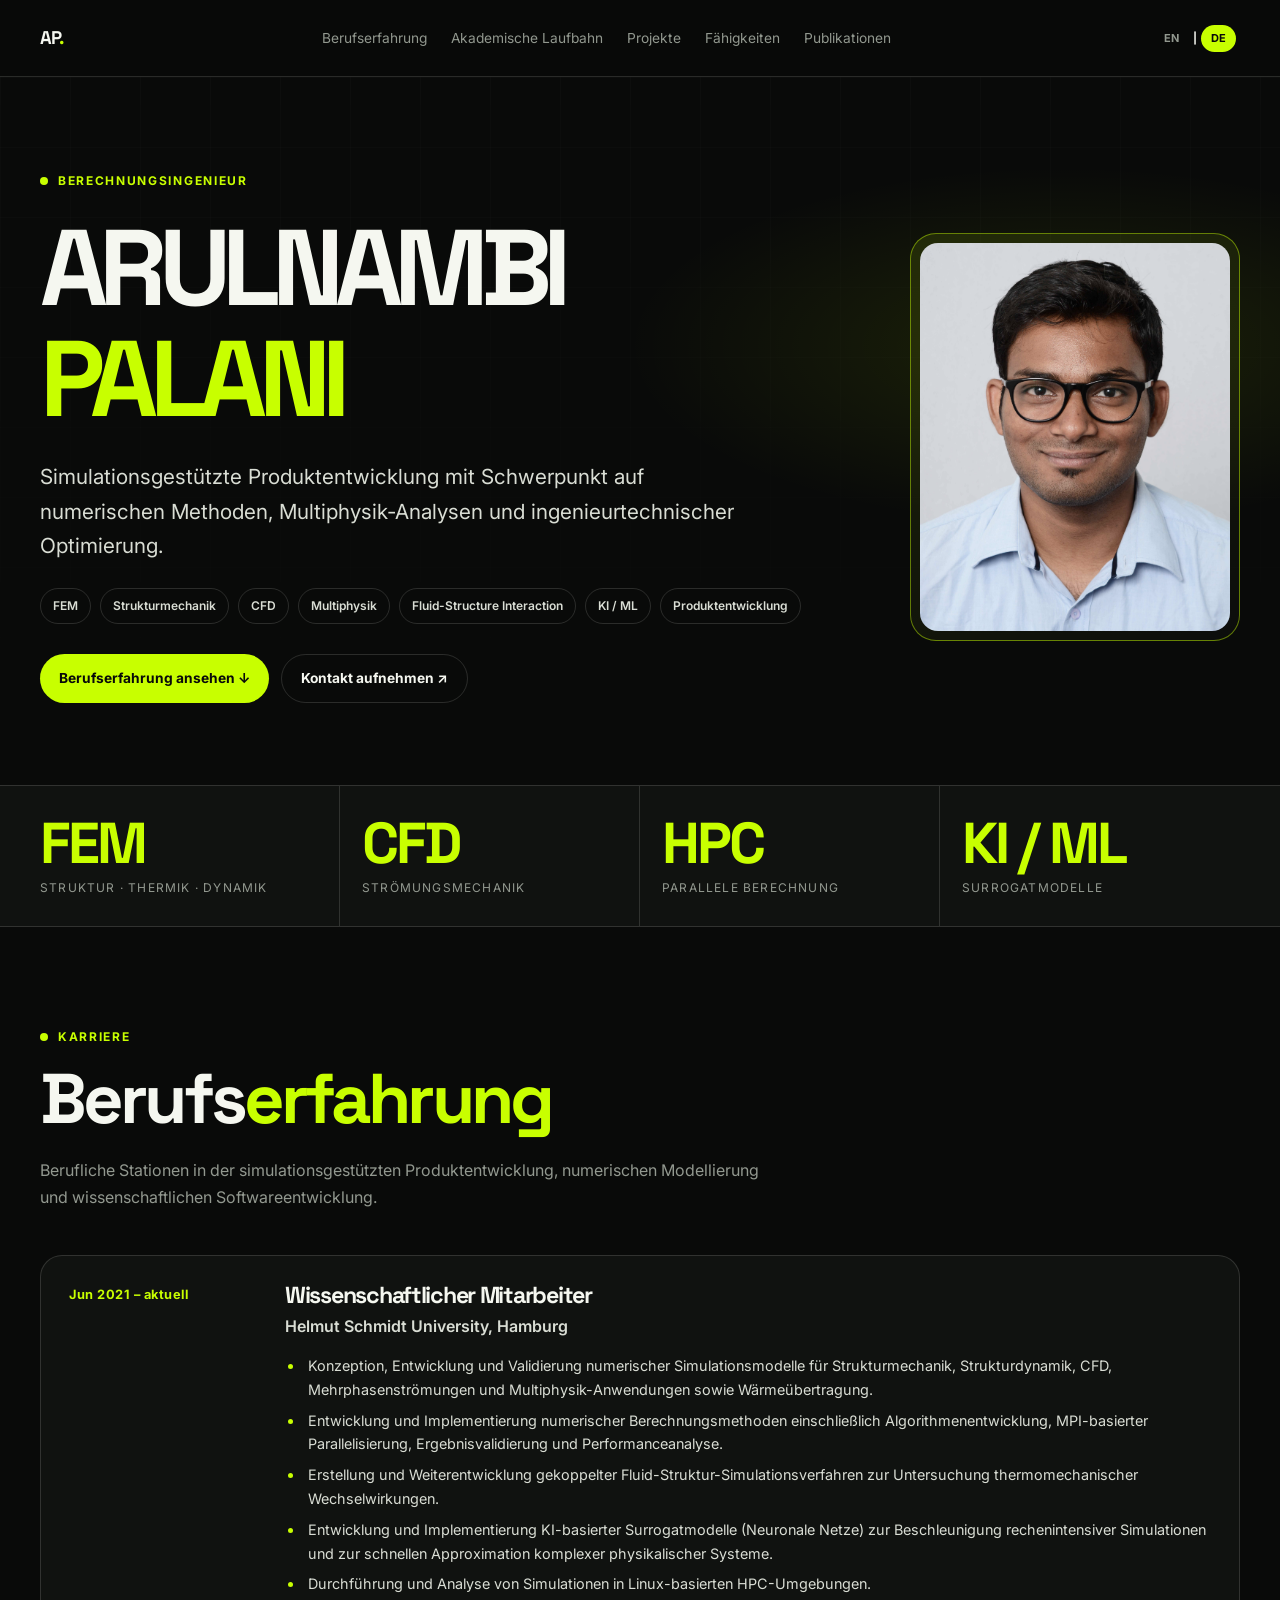
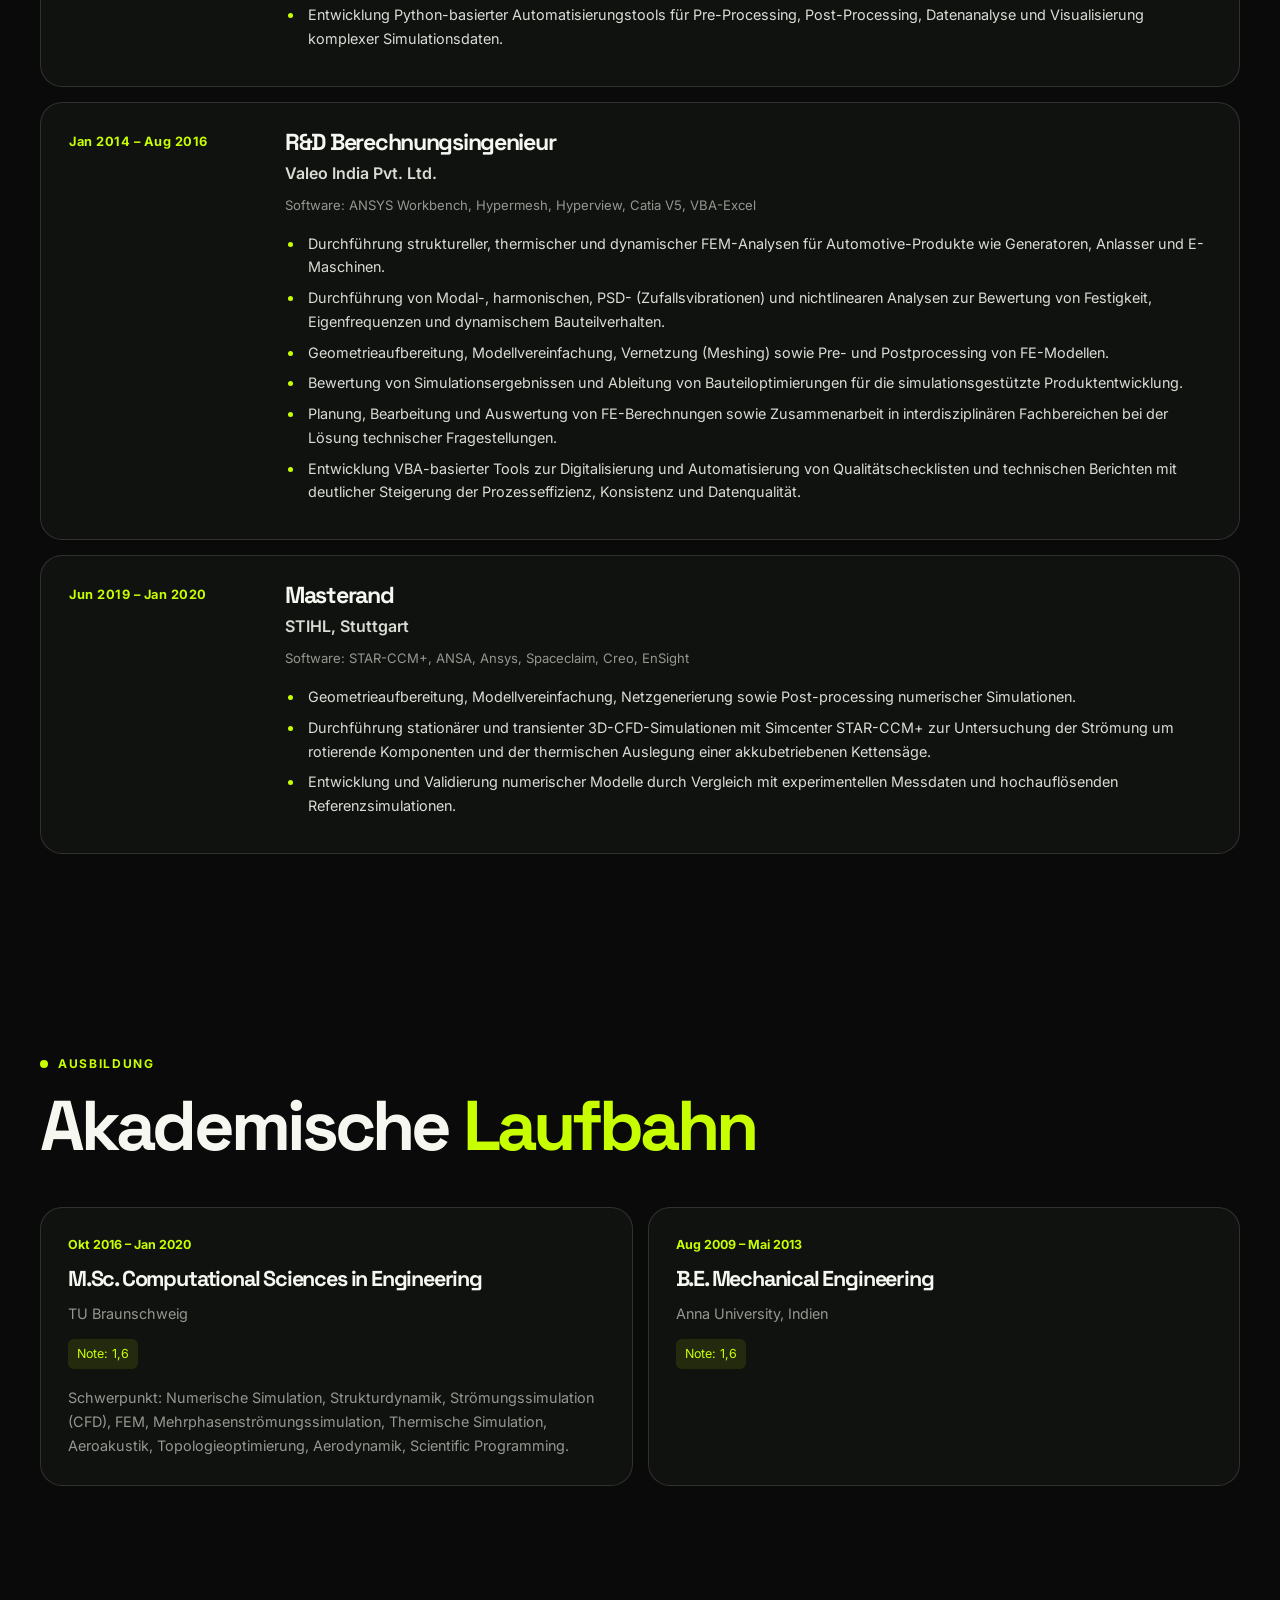
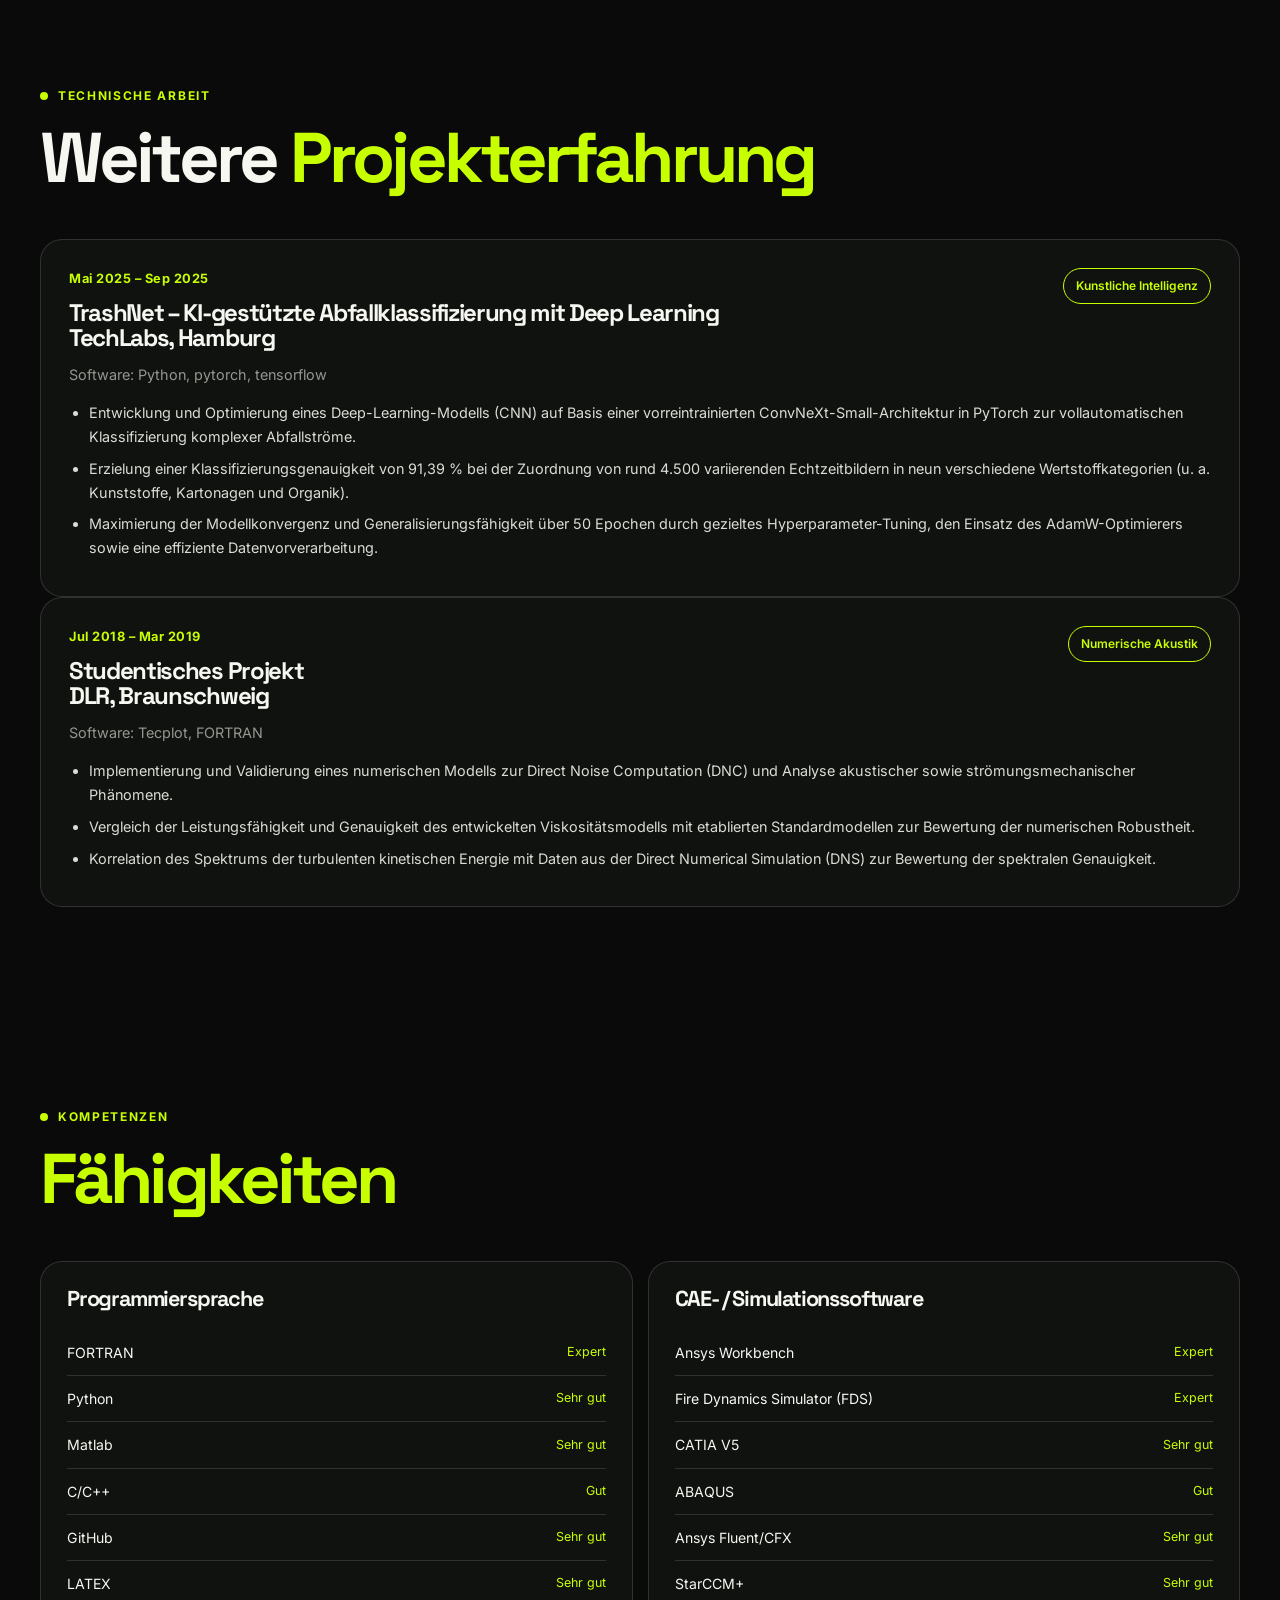
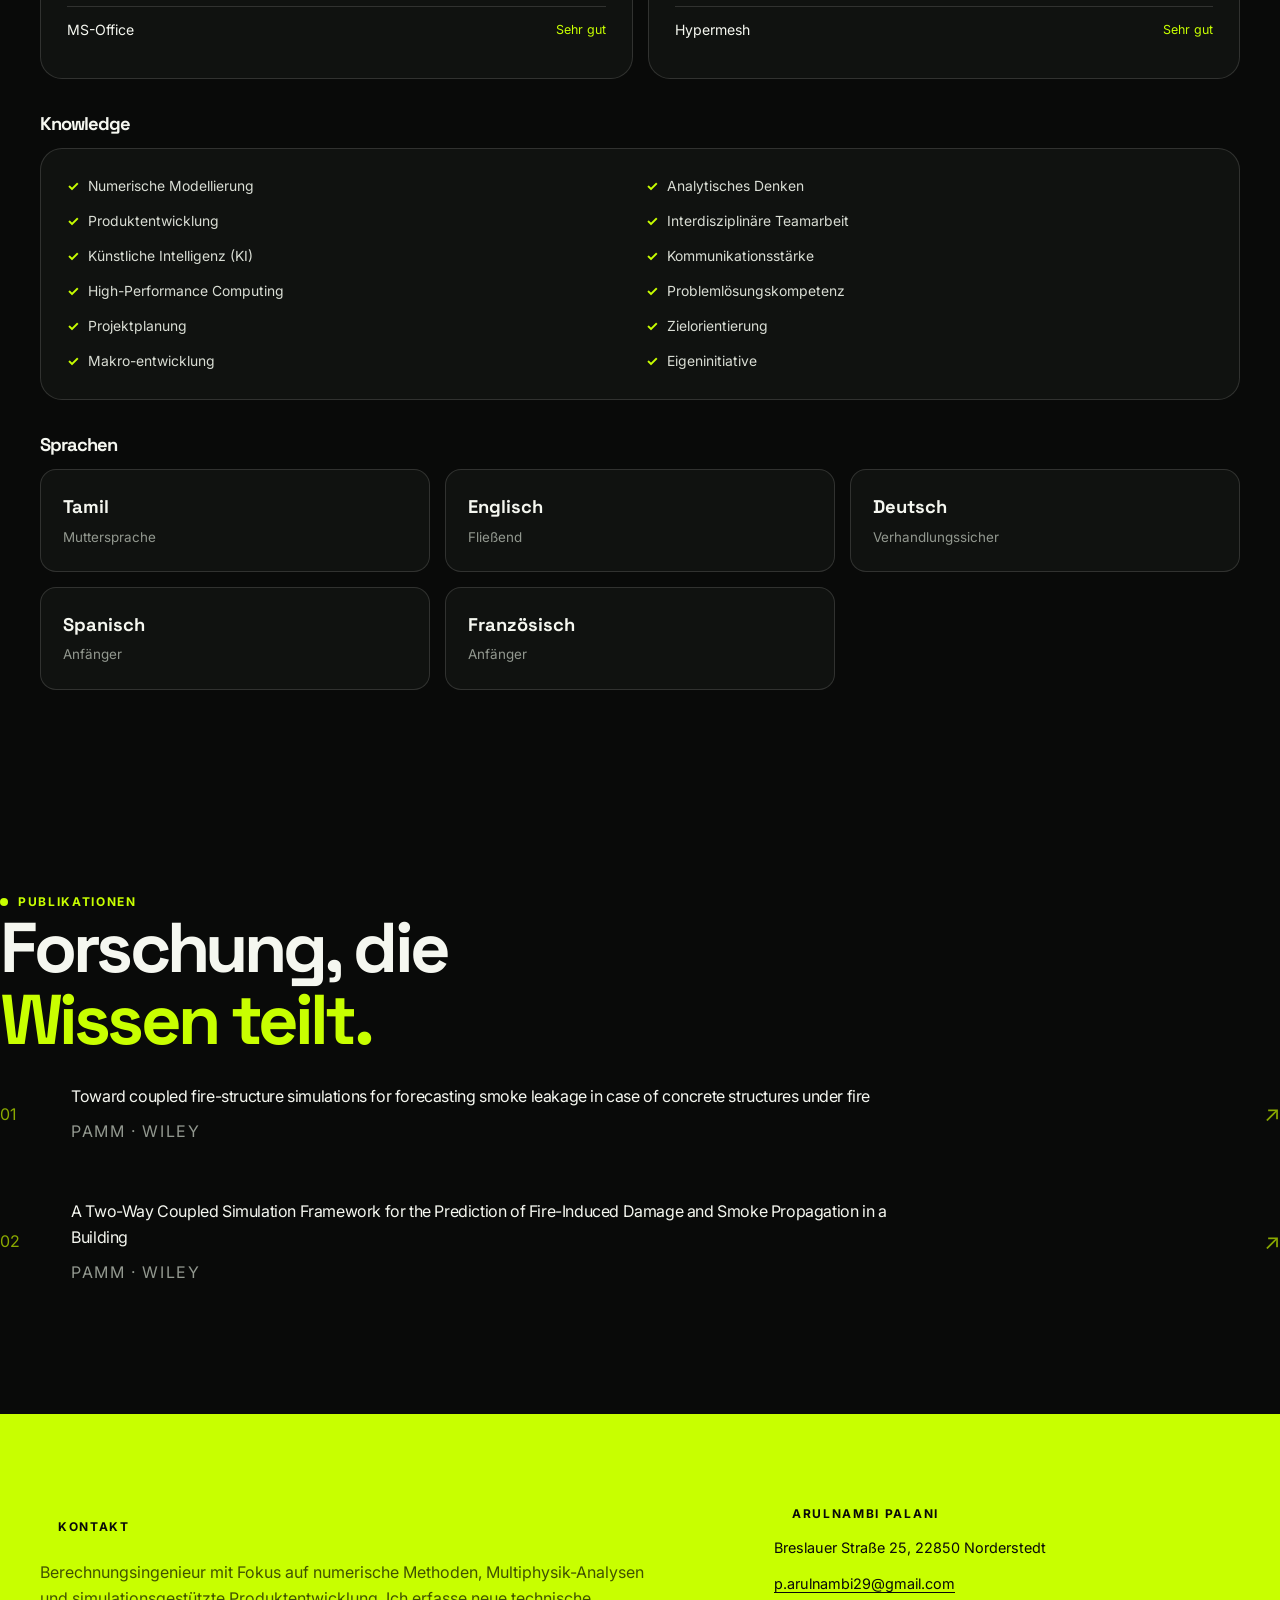
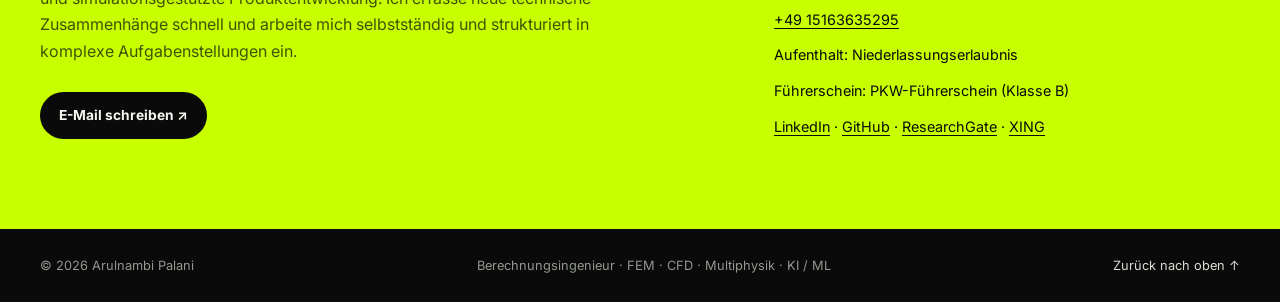
<file: index.html>
<!doctype html>
<html lang="de"
<head>
<meta name="google-site-verification" content="sbKz-i8ucErC-G7kz3APsOQC602O_5bGbnHYr5cC4zI" />
<title>Arulnambi Palani | Simulation Engineer & Researcher</title>

<meta name="description" content="Official portfolio of Arulnambi Palani, a simulation engineer and researcher specialising in FEM, CFD, numerical modelling, and computational engineering.">

<meta name="author" content="Arulnambi Palani">

<meta name="robots" content="index, follow">

<link rel="canonical" href="https://arulnambi-palani.github.io/">

<meta charset="utf-8"><meta name="viewport" content="width=device-width,initial-scale=1">
<meta name="theme-color" content="#090a09">
<meta name="description" content="Arulnambi Palani — Berechnungsingenieur. Simulationsgestützte Produktentwicklung mit Schwerpunkt auf numerischen Methoden, Multiphysik-Analysen und ingenieurtechnischer Optimierung.">
<!--<title>Arulnambi Palani | Berechnungsingenieur</title>-->
<link rel="preconnect" href="https://fonts.googleapis.com"><link rel="preconnect" href="https://fonts.gstatic.com" crossorigin>
<link href="https://fonts.googleapis.com/css2?family=Inter:wght@400;500;600;700&family=Space+Grotesk:wght@400;500;600;700&display=swap" rel="stylesheet">
<link rel="stylesheet" href="style.css">
<!--<style>
:root{--black:#090a09;--surface:#101210;--surface2:#171917;--lime:#c8ff00;--lime2:#d9ff66;--white:#f5f7f0;--soft:#d9ddd4;--muted:#92988f;--line:rgba(245,247,240,.14);--max:1200px;--r:22px}
*{box-sizing:border-box;margin:0;padding:0}html{scroll-behavior:smooth;scroll-padding-top:90px}body{background:var(--black);color:var(--white);font:16px/1.65 Inter,Arial,sans-serif}a{color:inherit;text-decoration:none}img{display:block;max-width:100%}.container{width:min(calc(100% - 44px),var(--max));margin:auto}.eyebrow{color:var(--lime);font-size:.75rem;font-weight:700;letter-spacing:.14em;text-transform:uppercase;display:flex;align-items:center;gap:10px}.eyebrow:before{content:"";width:8px;height:8px;background:var(--lime);border-radius:50%}h1,h2,h3,h4,.logo,.big-number{font-family:"Space Grotesk",sans-serif;letter-spacing:-.055em;line-height:1.03}h2{font-size:clamp(2.5rem,5.5vw,5rem)}h2 span,.lime{color:var(--lime)}.section{padding:100px 0}.section-head{max-width:850px;margin-bottom:45px}.section-head h2{margin-top:16px}.section-head p{max-width:720px;color:var(--muted);margin-top:22px}.nav{position:sticky;top:0;z-index:20;background:rgba(9,10,9,.88);backdrop-filter:blur(16px);border-bottom:1px solid var(--line)}.nav-inner{min-height:76px;display:flex;align-items:center;justify-content:space-between;gap:20px}.logo{font-size:1.15rem;font-weight:700;white-space:nowrap}.logo span{color:var(--lime)}.nav-links{display:flex;align-items:center;gap:24px;color:var(--muted);font-size:.86rem}.nav-links a:hover,.text-link:hover{color:var(--lime)}.pill-button,.button{display:inline-flex;align-items:center;justify-content:center;gap:10px;border-radius:999px;padding:12px 19px;font-size:.86rem;font-weight:700;transition:.2s}.pill-button,.button-primary{background:var(--lime);color:#090a09}.pill-button:hover,.button-primary:hover{background:var(--lime2);transform:translateY(-2px)}.button-secondary{border:1px solid var(--line)}.button-secondary:hover{background:var(--surface2)}
.hero{position:relative;overflow:hidden;padding:94px 0 82px;background:radial-gradient(ellipse at 83% 38%,rgba(200,255,0,.1),transparent 29%),var(--black)}.hero:before{content:"";position:absolute;inset:0;opacity:.11;background-image:linear-gradient(rgba(255,255,255,.15) 1px,transparent 1px),linear-gradient(90deg,rgba(255,255,255,.15) 1px,transparent 1px);background-size:70px 70px;mask-image:linear-gradient(to bottom,#000,transparent 95%)}.hero-grid{position:relative;display:grid;grid-template-columns:minmax(0,1.6fr) minmax(250px,.65fr);align-items:center;gap:50px}.hero h1{font-size:clamp(3.8rem,8.4vw,8rem);font-weight:700;letter-spacing:-.08em;margin:22px 0 26px}.hero-subtitle{font-size:clamp(1.05rem,1.7vw,1.3rem);color:var(--soft);max-width:700px}.hero-tags{display:flex;flex-wrap:wrap;gap:9px;margin-top:25px}.tag{border:1px solid var(--line);padding:7px 12px;border-radius:999px;color:var(--soft);font-size:.75rem;font-weight:600}.tag.hot{border-color:var(--lime);color:var(--lime)}.hero-actions{display:flex;gap:12px;flex-wrap:wrap;margin-top:30px}.portrait-wrap{justify-self:end;position:relative;width:min(100%,330px)}.portrait-frame{padding:9px;border:1px solid rgba(200,255,0,.45);border-radius:26px;background:linear-gradient(145deg,rgba(200,255,0,.1),rgba(255,255,255,.015))}.portrait{width:100%;aspect-ratio:4/5;object-fit:cover;object-position:center 25%;border-radius:18px;filter:saturate(.88)}.portrait-label{margin-top:13px;color:var(--muted);font-size:.75rem;letter-spacing:.08em;text-transform:uppercase}.portrait-label strong{color:var(--lime);font-weight:600}.stats{background:var(--surface);border-block:1px solid var(--line)}.stats-grid{display:grid;grid-template-columns:repeat(4,1fr)}.stat{padding:28px 22px;border-right:1px solid var(--line)}.stat:first-child{padding-left:0}.stat:last-child{border:0}.big-number{font-size:clamp(2.2rem,4.5vw,4rem);color:var(--lime);font-weight:700}.stat-label{font-size:.75rem;color:var(--muted);text-transform:uppercase;letter-spacing:.1em;margin-top:5px}
.card-grid{display:grid;grid-template-columns:repeat(3,minmax(0,1fr));gap:15px}.card{background:var(--surface);border:1px solid var(--line);border-radius:var(--r);padding:26px;position:relative;overflow:hidden;transition:transform .22s,border-color .22s}.card:hover{transform:translateY(-4px);border-color:rgba(200,255,0,.4)}.card-index{font:700 .8rem "Space Grotesk",sans-serif;color:#596052}.card h3{font-size:1.55rem;margin:22px 0 12px}.card p,.muted{color:var(--muted);font-size:.9rem}.card-icon{position:absolute;right:23px;top:20px;color:var(--lime);font-family:"Space Grotesk";font-weight:700;font-size:1.25rem}.subhead{font-size:1.15rem;margin:36px 0 14px;color:var(--white)}
.timeline{display:grid;gap:15px}.timeline-item{display:grid;grid-template-columns:190px minmax(0,1fr);gap:26px;background:var(--surface);border:1px solid var(--line);border-radius:var(--r);padding:28px}.timeline-date{font-size:.8rem;color:var(--lime);font-weight:700;letter-spacing:.04em}.timeline h3{font-size:1.45rem;margin:0 0 5px}.org{color:var(--soft);font-weight:600}.software{margin-top:9px;color:var(--muted);font-size:.82rem}.timeline ul{padding-left:19px;margin-top:15px;color:var(--soft);font-size:.9rem}.timeline li{padding-left:4px;margin:7px 0}.timeline li::marker{color:var(--lime)}
.education-grid{display:grid;grid-template-columns:1fr 1fr;gap:15px}.education{padding:27px;border:1px solid var(--line);border-radius:var(--r);background:var(--surface)}.education .date{color:var(--lime);font-size:.78rem;font-weight:700}.education h3{font-size:1.35rem;margin:12px 0}.grade{display:inline-block;margin-top:13px;padding:5px 9px;border-radius:6px;background:rgba(200,255,0,.1);color:var(--lime);font-size:.78rem}.project-card{background:var(--surface);border:1px solid var(--line);border-radius:var(--r);padding:28px}.project-top{display:flex;justify-content:space-between;gap:18px;align-items:start}.project-card h3{font-size:1.5rem;margin:12px 0}.project-card ul{padding-left:20px;margin-top:15px;color:var(--soft);font-size:.9rem}.project-card li{margin:8px 0}.skill-columns{display:grid;grid-template-columns:1fr 1fr;gap:15px}.skill-panel{background:var(--surface);border:1px solid var(--line);border-radius:var(--r);padding:26px}.skill-panel h3{font-size:1.35rem;margin-bottom:20px}.skill-row{display:grid;grid-template-columns:minmax(0,1fr) auto;gap:15px;align-items:center;padding:11px 0;border-bottom:1px solid var(--line);font-size:.88rem}.skill-row:last-child{border-bottom:0}.level{color:var(--lime);font-size:.78rem;text-align:right}.check-list{list-style:none;display:grid;grid-template-columns:1fr 1fr;gap:12px}.check-list li{color:var(--soft);font-size:.87rem}.check-list li:before{content:"✓";color:var(--lime);font-weight:700;margin-right:9px}.language-grid{display:grid;grid-template-columns:repeat(3,1fr);gap:15px}.language{background:var(--surface);border:1px solid var(--line);border-radius:16px;padding:22px}.language strong{display:block;font-family:"Space Grotesk";font-size:1.15rem}.language span{color:var(--muted);font-size:.84rem}.contact{background:var(--lime);color:var(--black);padding:90px 0;position:relative;overflow:hidden}.contact h2{font-size:clamp(3rem,7vw,6.5rem);max-width:850px}.contact p{max-width:620px;color:rgba(0,0,0,.68);margin:22px 0 28px}.contact .button{background:var(--black);color:var(--white)}.contact-grid{display:grid;grid-template-columns:1.2fr .8fr;gap:35px;align-items:end}.contact-details{display:grid;gap:12px;font-size:.9rem}.contact-details a{text-decoration:underline;text-underline-offset:3px}.footer{padding:26px 0;color:var(--muted);font-size:.8rem}.footer-inner{display:flex;justify-content:space-between;gap:20px;flex-wrap:wrap}.text-link{color:var(--soft)}
@media(max-width:850px){.nav-links{display:none}.hero-grid{grid-template-columns:1fr .65fr;gap:25px}.hero h1{font-size:clamp(3.7rem,9vw,6rem)}.card-grid{grid-template-columns:1fr 1fr}.timeline-item{grid-template-columns:140px 1fr}.contact-grid{grid-template-columns:1fr}.stats-grid{grid-template-columns:repeat(2,1fr)}.stat:nth-child(2){border-right:0}.stat:nth-child(-n+2){border-bottom:1px solid var(--line)}.stat:nth-child(3){padding-left:0}}
@media(max-width:600px){.container{width:min(calc(100% - 30px),var(--max))}.section{padding:70px 0}.hero{padding:62px 0}.hero-grid{grid-template-columns:1fr}.hero h1{font-size:clamp(3.5rem,17vw,6rem)}.portrait-wrap{justify-self:start;width:220px}.hero-subtitle{font-size:1rem}.card-grid,.education-grid,.skill-columns{grid-template-columns:1fr}.timeline-item{grid-template-columns:1fr;gap:10px;padding:22px}.stats-grid{grid-template-columns:1fr 1fr}.stat{padding:20px 12px}.stat:first-child,.stat:nth-child(3){padding-left:12px}.big-number{font-size:2.5rem}.check-list{grid-template-columns:1fr}.language-grid{grid-template-columns:1fr}.project-top{display:block}.section-head{margin-bottom:30px}.contact{padding:70px 0}}
</style> -->
</head>
<body>
<header class="nav"><div class="container nav-inner"><a class="logo" href="#top">AP<span>.</span></a><nav class="nav-links"><a href="#berufserfahrung">Berufserfahrung</a><a href="#akademische-laufbahn">Akademische Laufbahn</a><a href="#projekte">Projekte</a><a href="#faehigkeiten">Fähigkeiten</a><a href="#publikationen">Publikationen</a></nav><div class="language-toggle" aria-label="Sprache"><a href="en.html" lang="en">EN</a><span>|</span><a href="index.html" lang="de" class="active" aria-current="page">DE</a></div></div></header>
<main id="top">
<section class="hero"><div class="container hero-grid"><div><div class="eyebrow">Berechnungsingenieur</div><h1>ARULNAMBI<br><span class="lime">PALANI</span></h1><p class="hero-subtitle">Simulationsgestützte Produktentwicklung mit Schwerpunkt auf numerischen Methoden, Multiphysik-Analysen und ingenieurtechnischer Optimierung.</p><div class="hero-tags"><span class="tag">FEM</span><span class="tag">Strukturmechanik</span><span class="tag">CFD</span><span class="tag">Multiphysik</span><span class="tag">Fluid-Structure Interaction</span><span class="tag">KI / ML</span><span class="tag">Produktentwicklung</span></div><div class="hero-actions"><a class="button button-primary" href="#berufserfahrung">Berufserfahrung ansehen ↓</a><a class="button button-secondary" href="mailto:p.arulnambi29@gmail.com">Kontakt aufnehmen ↗</a></div></div><aside class="portrait-wrap"><div class="portrait-frame"><img class="portrait" src="arulnambi-palani.jpg" alt="Passbild von Arulnambi Palani"></div><!--<div class="portrait-label"><strong>Arulnambi Palani</strong> · Berechnungsingenieur</div>--></aside></div></section>
<section class="stats"><div class="container stats-grid"><div class="stat"><div class="big-number">FEM</div><div class="stat-label">Struktur · Thermik · Dynamik</div></div><div class="stat"><div class="big-number">CFD</div><div class="stat-label">Strömungsmechanik</div></div><div class="stat"><div class="big-number">HPC</div><div class="stat-label">Parallele Berechnung</div></div><div class="stat"><div class="big-number">KI / ML</div><div class="stat-label">Surrogatmodelle</div></div></div></section>
<section class="section" id="berufserfahrung"><div class="container"><div class="section-head"><div class="eyebrow">Karriere</div><h2>Berufs<span>erfahrung</span></h2><p>Berufliche Stationen in der simulationsgestützten Produktentwicklung, numerischen Modellierung und wissenschaftlichen Softwareentwicklung.</p></div><div class="timeline">
<article class="timeline-item"><div class="timeline-date">Jun 2021 – aktuell</div><div><h3>Wissenschaftlicher Mitarbeiter</h3><div class="org">Helmut Schmidt University, Hamburg</div><ul><li>Konzeption, Entwicklung und Validierung numerischer Simulationsmodelle für Strukturmechanik, Strukturdynamik, CFD, Mehrphasenströmungen und Multiphysik-Anwendungen sowie Wärmeübertragung.</li><li>Entwicklung und Implementierung numerischer Berechnungsmethoden einschließlich Algorithmenentwicklung, MPI-basierter Parallelisierung, Ergebnisvalidierung und Performanceanalyse.</li><li>Erstellung und Weiterentwicklung gekoppelter Fluid-Struktur-Simulationsverfahren zur Untersuchung thermomechanischer Wechselwirkungen.</li><li>Entwicklung und Implementierung KI-basierter Surrogatmodelle (Neuronale Netze) zur Beschleunigung rechenintensiver Simulationen und zur schnellen Approximation komplexer physikalischer Systeme.</li><li>Durchführung und Analyse von Simulationen in Linux-basierten HPC-Umgebungen.</li><li>Entwicklung Python-basierter Automatisierungstools für Pre-Processing, Post-Processing, Datenanalyse und Visualisierung komplexer Simulationsdaten.</li></ul></div></article>
<article class="timeline-item"><div class="timeline-date">Jan 2014 – Aug 2016</div><div><h3>R&amp;D Berechnungsingenieur</h3><div class="org">Valeo India Pvt. Ltd.</div><div class="software">Software: ANSYS Workbench, Hypermesh, Hyperview, Catia V5, VBA-Excel</div><ul><li>Durchführung struktureller, thermischer und dynamischer FEM-Analysen für Automotive-Produkte wie Generatoren, Anlasser und E-Maschinen.</li><li>Durchführung von Modal-, harmonischen, PSD- (Zufallsvibrationen) und nichtlinearen Analysen zur Bewertung von Festigkeit, Eigenfrequenzen und dynamischem Bauteilverhalten.</li><li>Geometrieaufbereitung, Modellvereinfachung, Vernetzung (Meshing) sowie Pre- und Postprocessing von FE-Modellen.</li><li>Bewertung von Simulationsergebnissen und Ableitung von Bauteiloptimierungen für die simulationsgestützte Produktentwicklung.</li><li>Planung, Bearbeitung und Auswertung von FE-Berechnungen sowie Zusammenarbeit in interdisziplinären Fachbereichen bei der Lösung technischer Fragestellungen.</li><li>Entwicklung VBA-basierter Tools zur Digitalisierung und Automatisierung von Qualitätschecklisten und technischen Berichten mit deutlicher Steigerung der Prozesseffizienz, Konsistenz und Datenqualität.</li></ul></div></article>
<article class="timeline-item"><div class="timeline-date">Jun 2019 – Jan 2020</div><div><h3>Masterand</h3><div class="org">STIHL, Stuttgart</div><div class="software">Software: STAR-CCM+, ANSA, Ansys, Spaceclaim, Creo, EnSight</div><ul><li>Geometrieaufbereitung, Modellvereinfachung, Netzgenerierung sowie Post-processing numerischer Simulationen.</li><li>Durchführung stationärer und transienter 3D-CFD-Simulationen mit Simcenter STAR-CCM+ zur Untersuchung der Strömung um rotierende Komponenten und der thermischen Auslegung einer akkubetriebenen Kettensäge.</li><li>Entwicklung und Validierung numerischer Modelle durch Vergleich mit experimentellen Messdaten und hochauflösenden Referenzsimulationen.</li></ul></div></article>
</div></div></section>
<section class="section" id="akademische-laufbahn"><div class="container"><div class="section-head"><div class="eyebrow">Ausbildung</div><h2>Akademische <span>Laufbahn</span></h2></div><div class="education-grid"><article class="education"><div class="date">Okt 2016 – Jan 2020</div><h3>M.Sc. Computational Sciences in Engineering</h3><p class="muted">TU Braunschweig</p><span class="grade">Note: 1,6</span><p class="muted" style="margin-top:17px">Schwerpunkt: Numerische Simulation, Strukturdynamik, Strömungssimulation (CFD), FEM, Mehrphasenströmungssimulation, Thermische Simulation, Aeroakustik, Topologieoptimierung, Aerodynamik, Scientific Programming.</p></article><article class="education"><div class="date">Aug 2009 – Mai 2013</div><h3>B.E. Mechanical Engineering</h3><p class="muted">Anna University, Indien</p><span class="grade">Note: 1,6</span></article></div></div></section>
<section class="section" id="projekte"><div class="container"><div class="section-head"><div class="eyebrow">Technische Arbeit</div><h2>Weitere <span>Projekterfahrung</span></h2></div><article class="project-card"><div class="project-top"><div><div class="date">Mai 2025 – Sep 2025</div><h3>TrashNet – KI-gestützte Abfallklassifizierung mit Deep Learning<br>TechLabs, Hamburg</h3><p class="muted">Software: Python, pytorch, tensorflow</p></div><span class="tag hot">Kunstliche Intelligenz</span></div><ul><li>Entwicklung und Optimierung eines Deep-Learning-Modells (CNN) auf Basis einer vorreintrainierten ConvNeXt-Small-Architektur in PyTorch zur vollautomatischen Klassifizierung komplexer Abfallströme.</li><li>Erzielung einer Klassifizierungsgenauigkeit von 91,39 % bei der Zuordnung von rund 4.500 variierenden Echtzeitbildern in neun verschiedene Wertstoffkategorien (u. a. Kunststoffe, Kartonagen und Organik).</li><li>Maximierung der Modellkonvergenz und Generalisierungsfähigkeit über 50 Epochen durch gezieltes Hyperparameter-Tuning, den Einsatz des AdamW-Optimierers sowie eine effiziente Datenvorverarbeitung.</li></ul></article><article class="project-card"><div class="project-top"><div><div class="date">Jul 2018 – Mar 2019</div><h3>Studentisches Projekt<br>DLR, Braunschweig</h3><p class="muted">Software: Tecplot, FORTRAN</p></div><span class="tag hot">Numerische Akustik</span></div><ul><li>Implementierung und Validierung eines numerischen Modells zur Direct Noise Computation (DNC) und Analyse akustischer sowie strömungsmechanischer Phänomene.</li><li>Vergleich der Leistungsfähigkeit und Genauigkeit des entwickelten Viskositätsmodells mit etablierten Standardmodellen zur Bewertung der numerischen Robustheit.</li><li>Korrelation des Spektrums der turbulenten kinetischen Energie mit Daten aus der Direct Numerical Simulation (DNS) zur Bewertung der spektralen Genauigkeit.</li></ul></article></div></section>
<section class="section" id="faehigkeiten"><div class="container"><div class="section-head"><div class="eyebrow">Kompetenzen</div><h2><span>Fähigkeiten</span></h2></div><div class="skill-columns"><div class="skill-panel"><h3>Programmiersprache</h3><div class="skill-row"><span>FORTRAN</span><span class="level">Expert</span></div><div class="skill-row"><span>Python</span><span class="level">Sehr gut</span></div><div class="skill-row"><span>Matlab</span><span class="level">Sehr gut</span></div><div class="skill-row"><span>C/C++</span><span class="level">Gut</span></div><div class="skill-row"><span>GitHub</span><span class="level">Sehr gut</span></div><div class="skill-row"><span>LATEX</span><span class="level">Sehr gut</span></div><div class="skill-row"><span>MS-Office</span><span class="level">Sehr gut</span></div></div><div class="skill-panel"><h3>CAE- / Simulationssoftware</h3><div class="skill-row"><span>Ansys Workbench</span><span class="level">Expert</span></div><div class="skill-row"><span>Fire Dynamics Simulator (FDS)</span><span class="level">Expert</span></div><div class="skill-row"><span>CATIA V5</span><span class="level">Sehr gut</span></div><div class="skill-row"><span>ABAQUS</span><span class="level">Gut</span></div><div class="skill-row"><span>Ansys Fluent/CFX</span><span class="level">Sehr gut</span></div><div class="skill-row"><span>StarCCM+</span><span class="level">Sehr gut</span></div><div class="skill-row"><span>Hypermesh</span><span class="level">Sehr gut</span></div></div></div>
<h3 class="subhead">Knowledge</h3><div class="skill-panel"><ul class="check-list"><li>Numerische Modellierung</li><li>Analytisches Denken</li><li>Produktentwicklung</li><li>Interdisziplinäre Teamarbeit</li><li>Künstliche Intelligenz (KI)</li><li>Kommunikationsstärke</li><li>High-Performance Computing</li><li>Problemlösungskompetenz</li><li>Projektplanung</li><li>Zielorientierung</li><li>Makro-entwicklung</li><li>Eigeninitiative</li></ul></div>
<h3 class="subhead">Sprachen</h3><div class="language-grid"><div class="language"><strong>Tamil</strong><span>Muttersprache</span></div><div class="language"><strong>Englisch</strong><span>Fließend</span></div><div class="language"><strong>Deutsch</strong><span>Verhandlungssicher</span></div><div class="language"><strong>Spanisch</strong><span>Anfänger</span></div><div class="language"><strong>Französisch</strong><span>Anfänger</span></div></div></div></section>
<section id="publikationen" class="content-section section-wrap publications-section">
  <div class="section-heading"><p class="eyebrow">PUBLIKATIONEN</p><h2>Forschung, die<br><span class="accent">Wissen teilt.</span></h2></div>
  <div class="publications-list">
    <a class="publication-item" href="https://onlinelibrary.wiley.com/doi/full/10.1002/pamm.202300250" target="_blank" rel="noopener noreferrer">
      <span class="publication-number">01</span>
      <span class="publication-copy"><strong>Toward coupled fire-structure simulations for forecasting smoke leakage in case of concrete structures under fire</strong><small>PAMM · Wiley</small></span>
      <span class="publication-arrow" aria-hidden="true">↗</span>
    </a>
    <a class="publication-item" href="https://onlinelibrary.wiley.com/doi/10.1002/pamm.70199" target="_blank" rel="noopener noreferrer">
      <span class="publication-number">02</span>
      <span class="publication-copy"><strong>A Two-Way Coupled Simulation Framework for the Prediction of Fire-Induced Damage and Smoke Propagation in a Building</strong><small>PAMM · Wiley</small></span>
      <span class="publication-arrow" aria-hidden="true">↗</span>
    </a>
  </div>
</section>
<section class="contact" id="kontakt"><div class="container contact-grid"><div><div class="eyebrow" style="color:#090a09">Kontakt</div><!--<h2>Physikalisches Verständnis<br>Numerische Simulation<br>Produktentwicklung</h2>--><p>Berechnungsingenieur mit Fokus auf numerische Methoden, Multiphysik-Analysen und simulationsgestützte Produktentwicklung. Ich erfasse neue technische Zusammenhänge schnell und arbeite mich selbstständig und strukturiert in komplexe Aufgabenstellungen ein.</p><a class="button" href="mailto:p.arulnambi29@gmail.com">E-Mail schreiben ↗</a></div><div class="contact-details"><div><div class="contact-details"><div><div class="eyebrow" style="color:#090a09">Arulnambi Palani</div></div><div>Breslauer Straße 25, 22850 Norderstedt</div><div><a href="mailto:p.arulnambi29@gmail.com">p.arulnambi29@gmail.com</a></div><div><a href="tel:+4915163635295">+49 15163635295</a></div><div>Aufenthalt: Niederlassungserlaubnis</div><div>Führerschein: PKW-Führerschein (Klasse B)</div><div><a href="https://www.linkedin.com/in/arulnambi-palani/">LinkedIn</a> · <a href="https://github.com/arulnambi-palani">GitHub</a> · <a href="https://www.researchgate.net/profile/arulnambipalani">ResearchGate</a> · <a href="https://www.xing.com/profile/ARULNAMBI_PALANI/">XING</a> <!--<span style="font-size:.75rem">(Links bitte ergänzen)</span>--></div></div></div></section>
</main><footer class="footer"><div class="container footer-inner"><span>© 2026 Arulnambi Palani</span><span>Berechnungsingenieur · FEM · CFD · Multiphysik · KI / ML</span><a class="text-link" href="#top">Zurück nach oben ↑</a></div></footer>
</body></html>
</file>
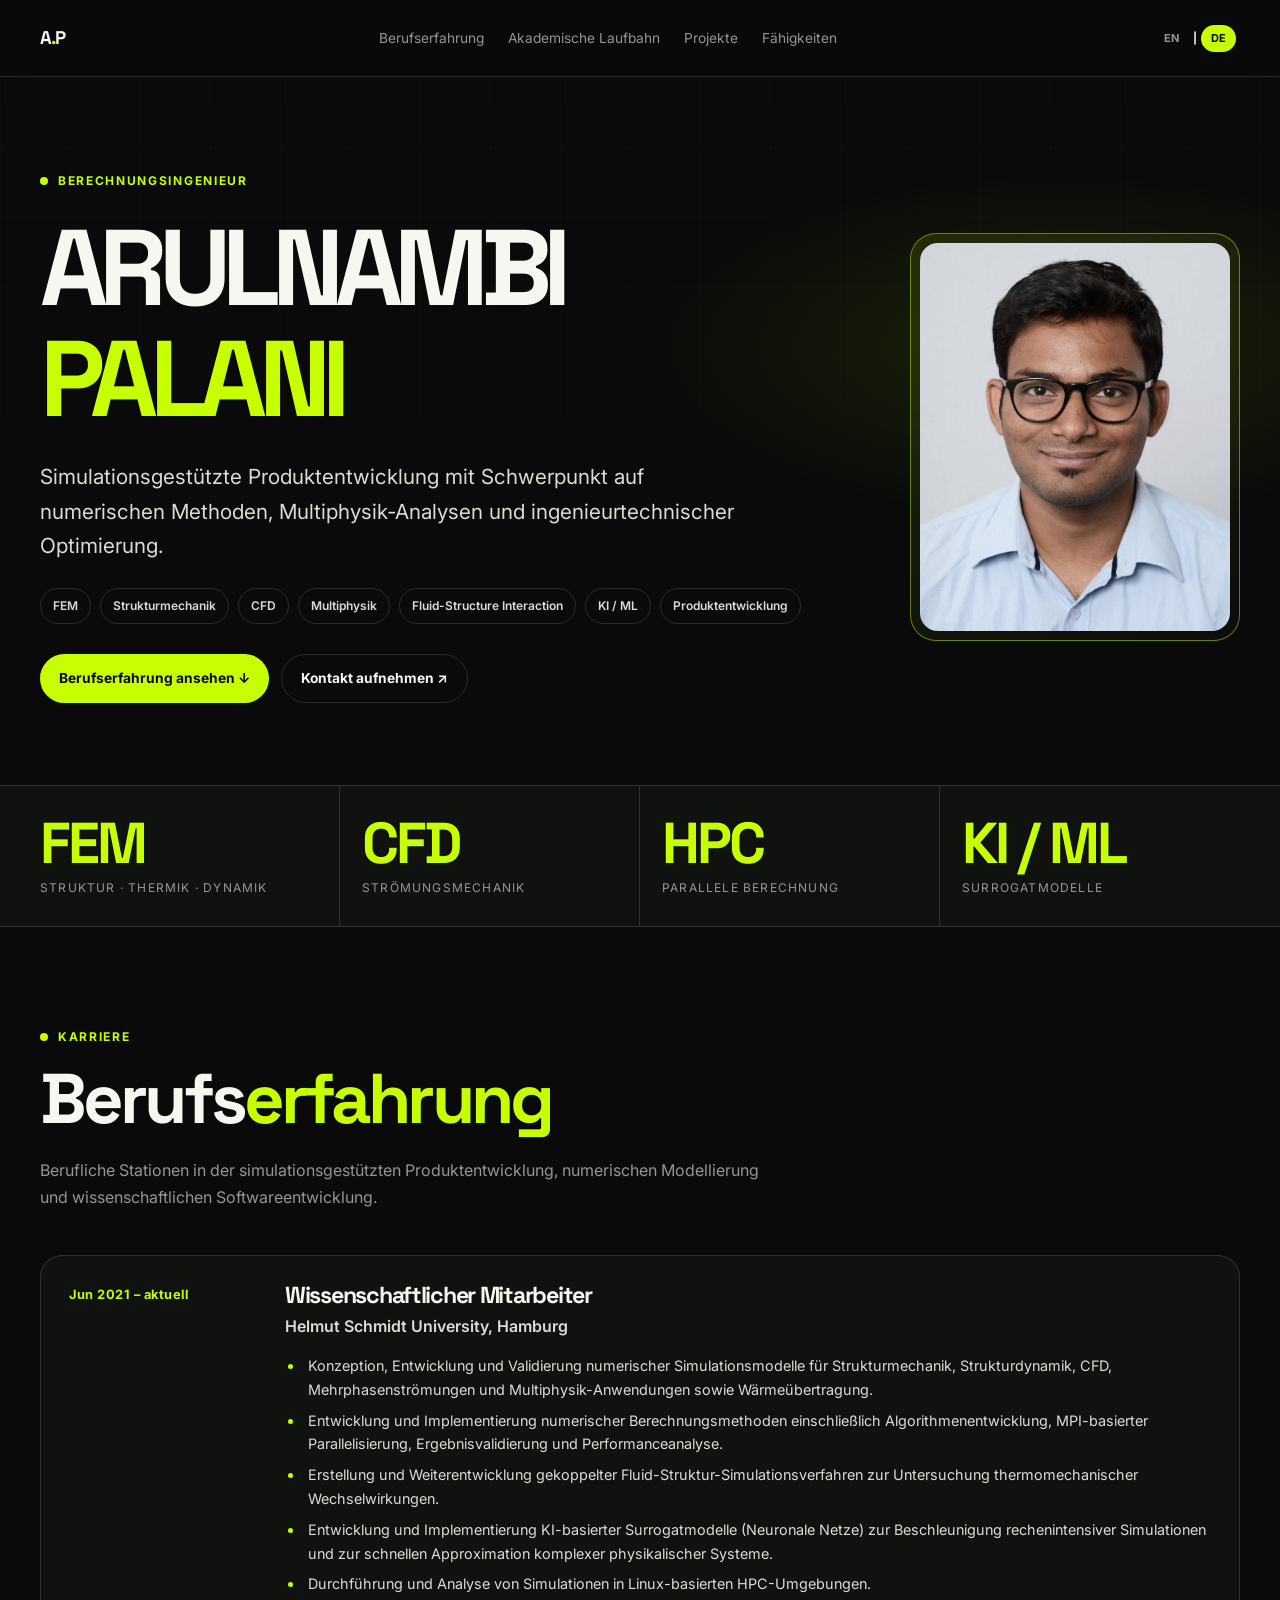
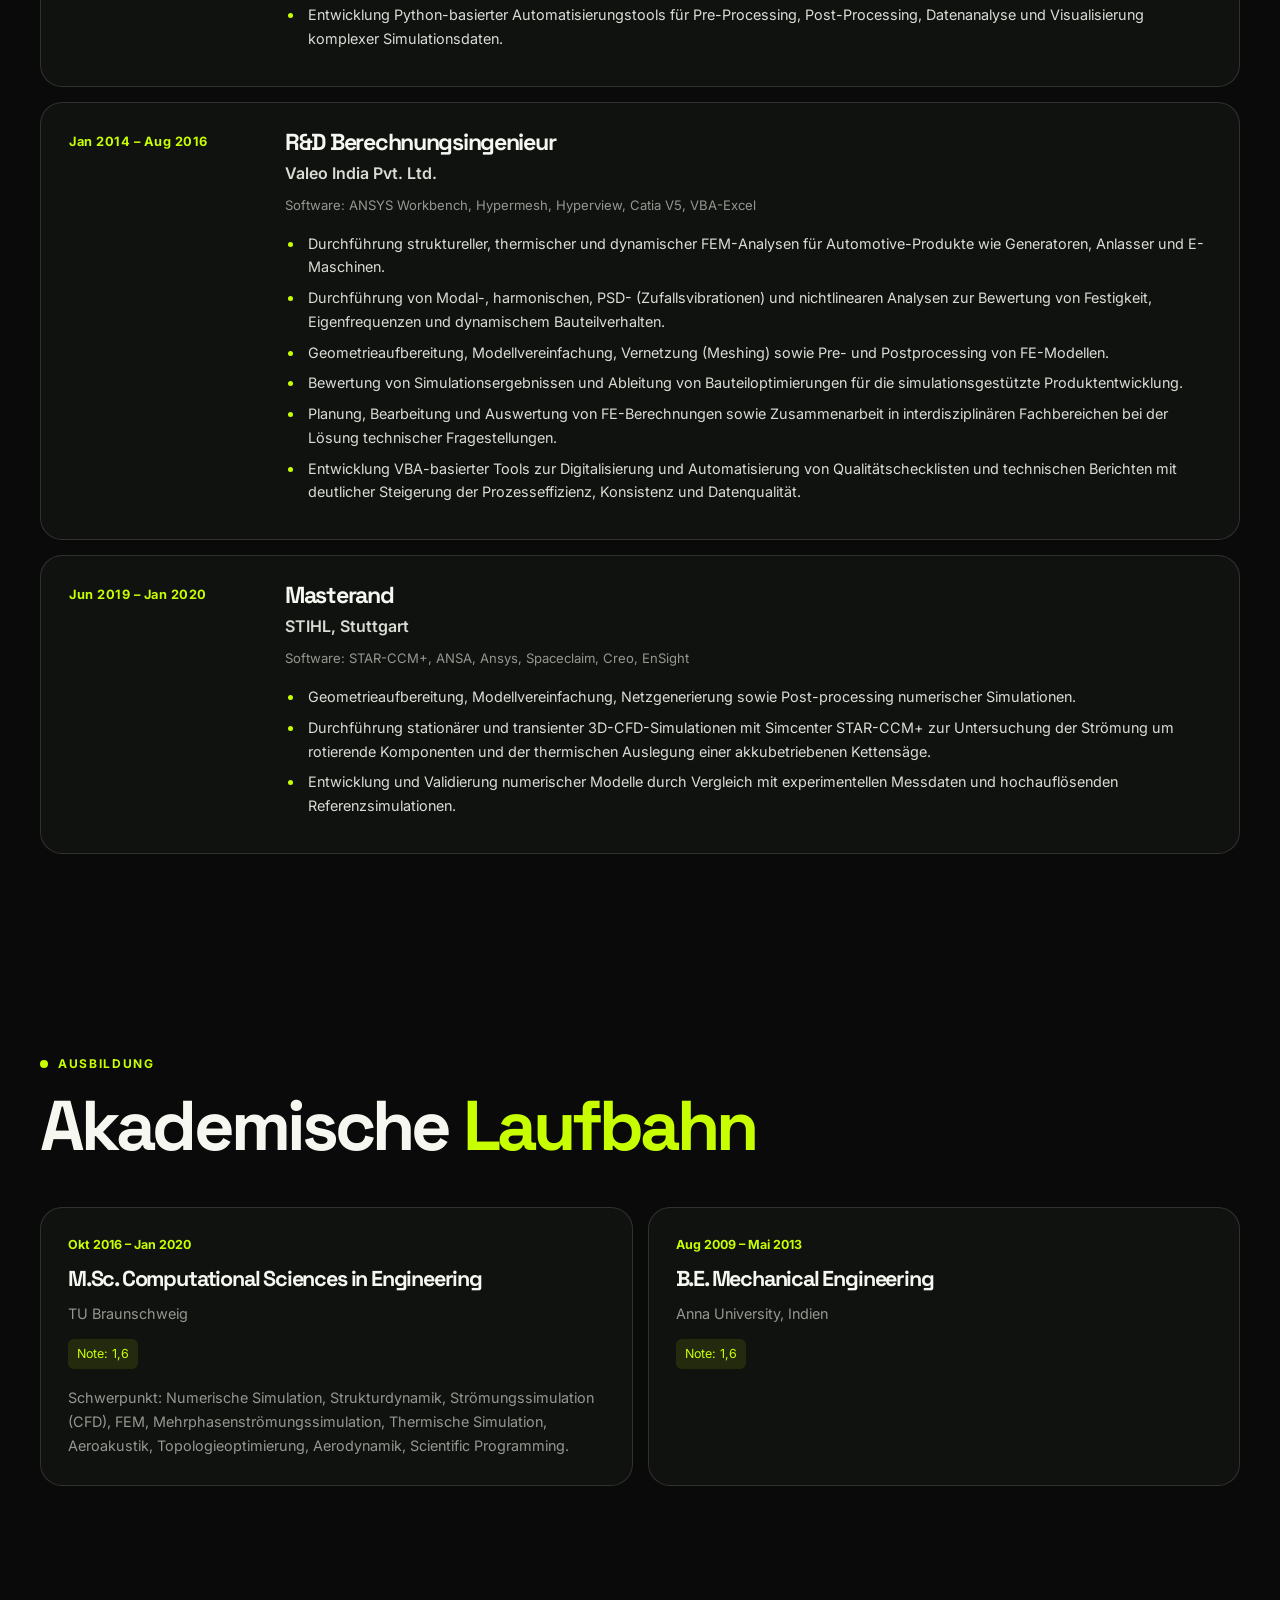
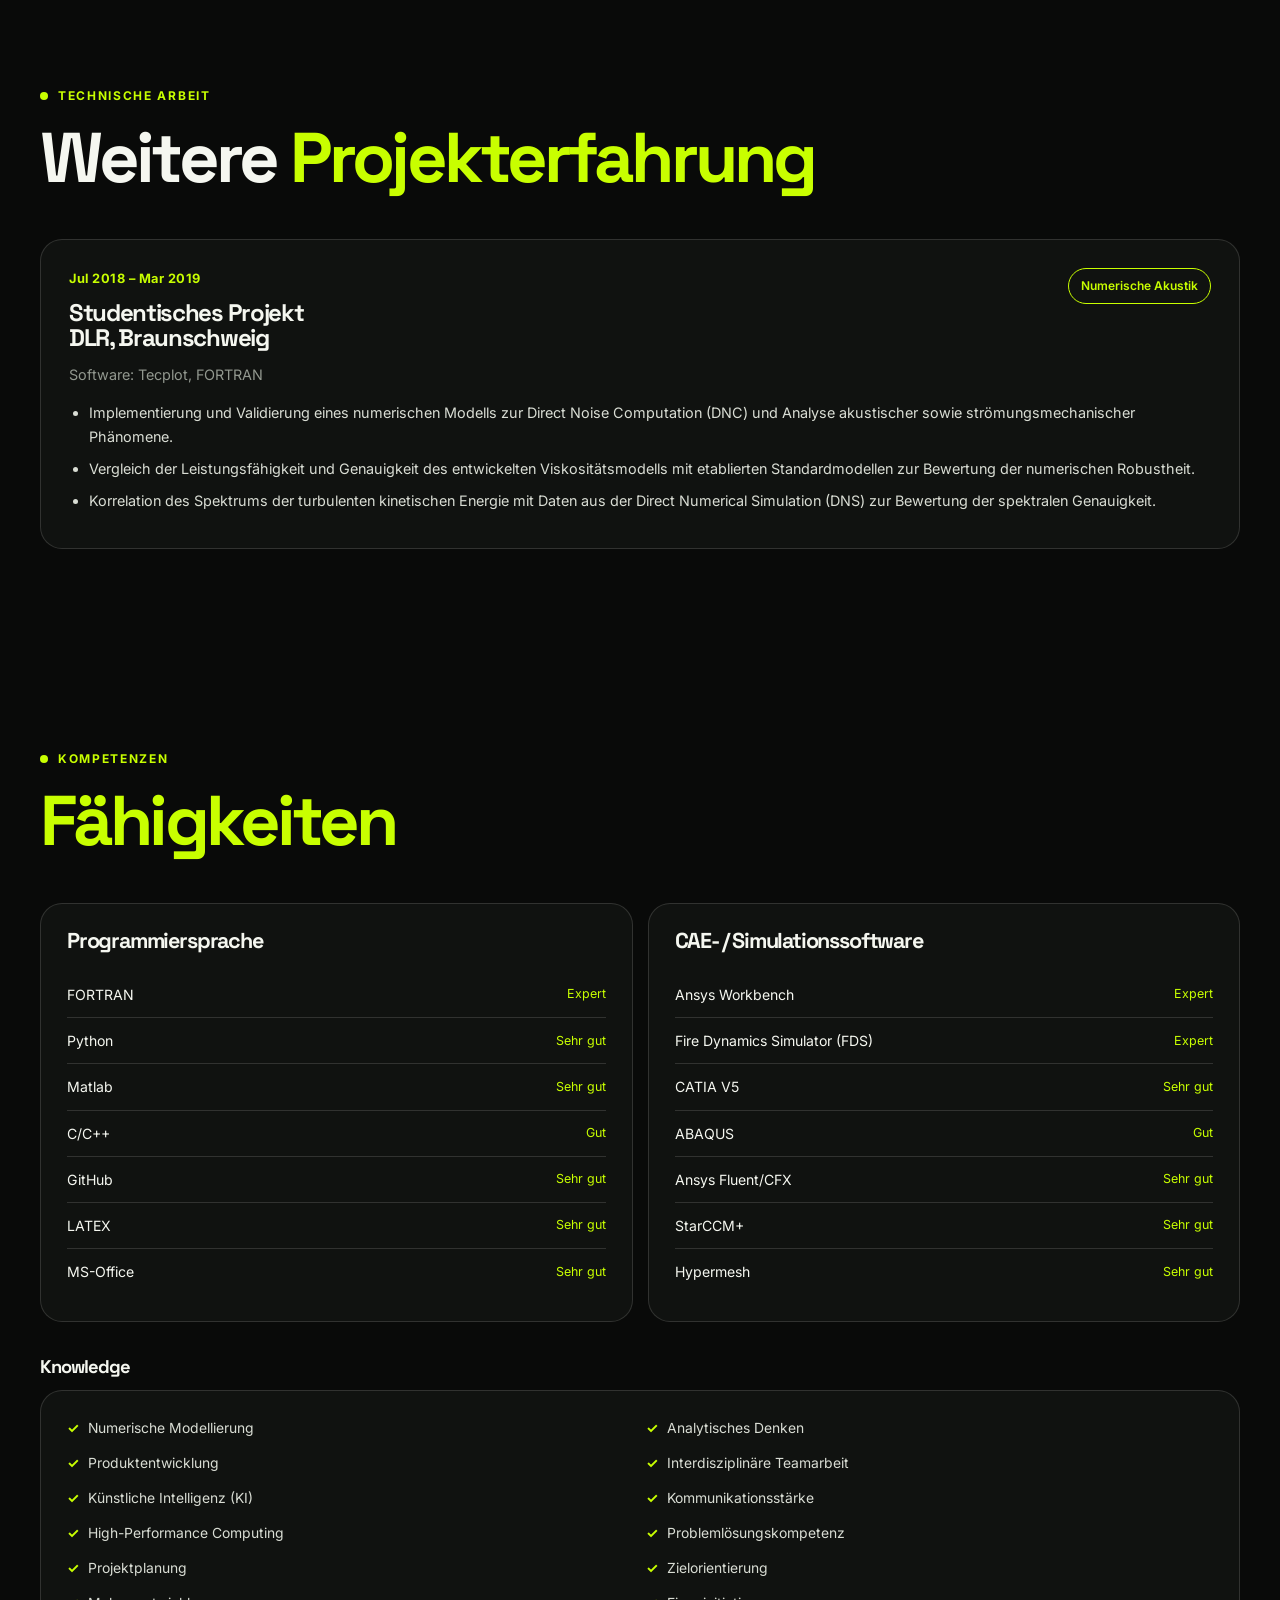
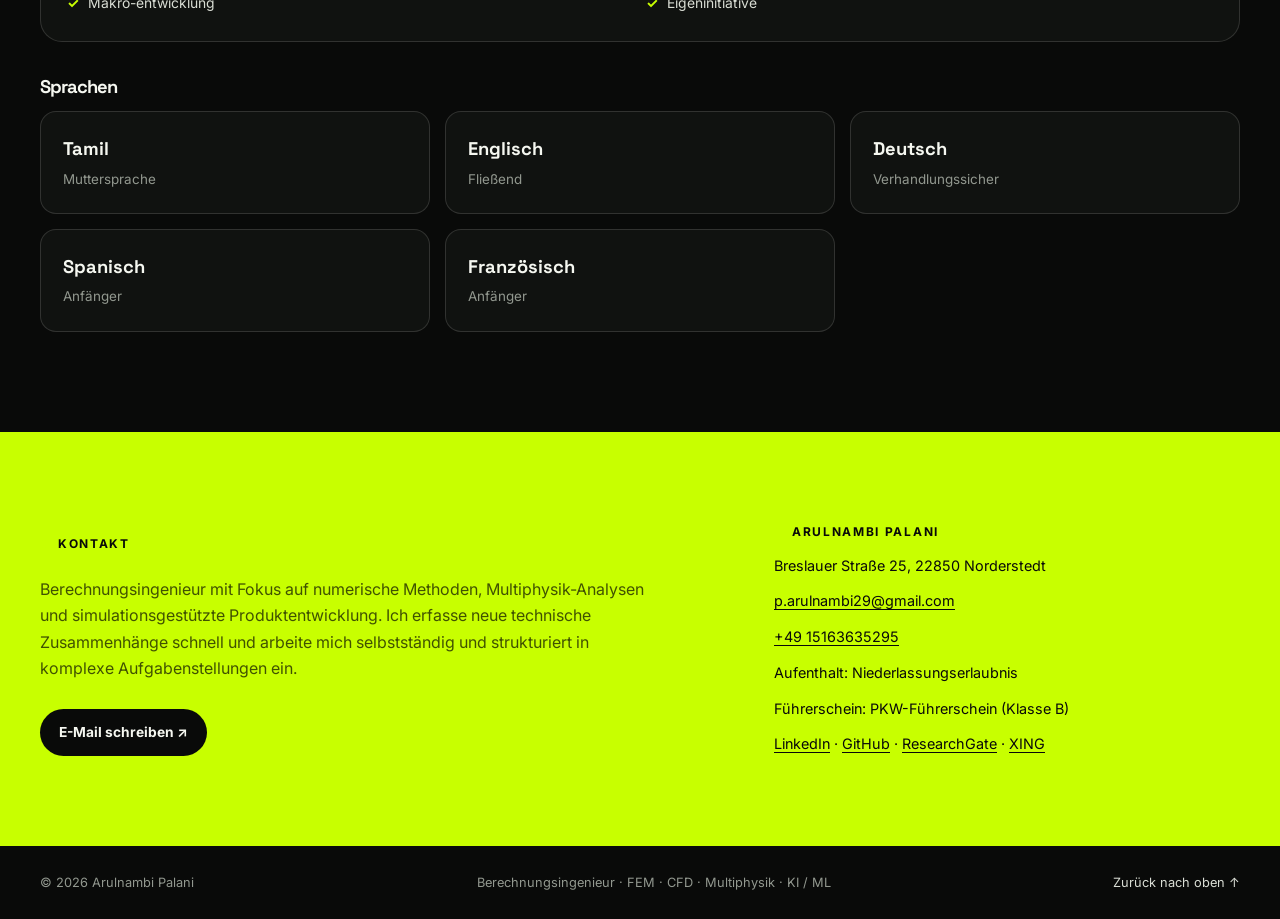
<file: de.html>
<!doctype html>
<html lang="de">
<head>
<meta charset="utf-8"><meta name="viewport" content="width=device-width,initial-scale=1">
<meta name="theme-color" content="#090a09">
<meta name="description" content="Arulnambi Palani — Berechnungsingenieur. Simulationsgestützte Produktentwicklung mit Schwerpunkt auf numerischen Methoden, Multiphysik-Analysen und ingenieurtechnischer Optimierung.">
<title>Arulnambi Palani | Berechnungsingenieur</title>
<link rel="preconnect" href="https://fonts.googleapis.com"><link rel="preconnect" href="https://fonts.gstatic.com" crossorigin>
<link href="https://fonts.googleapis.com/css2?family=Inter:wght@400;500;600;700&family=Space+Grotesk:wght@400;500;600;700&display=swap" rel="stylesheet">
<link rel="stylesheet" href="style.css">
<!--<style>
:root{--black:#090a09;--surface:#101210;--surface2:#171917;--lime:#c8ff00;--lime2:#d9ff66;--white:#f5f7f0;--soft:#d9ddd4;--muted:#92988f;--line:rgba(245,247,240,.14);--max:1200px;--r:22px}
*{box-sizing:border-box;margin:0;padding:0}html{scroll-behavior:smooth;scroll-padding-top:90px}body{background:var(--black);color:var(--white);font:16px/1.65 Inter,Arial,sans-serif}a{color:inherit;text-decoration:none}img{display:block;max-width:100%}.container{width:min(calc(100% - 44px),var(--max));margin:auto}.eyebrow{color:var(--lime);font-size:.75rem;font-weight:700;letter-spacing:.14em;text-transform:uppercase;display:flex;align-items:center;gap:10px}.eyebrow:before{content:"";width:8px;height:8px;background:var(--lime);border-radius:50%}h1,h2,h3,h4,.logo,.big-number{font-family:"Space Grotesk",sans-serif;letter-spacing:-.055em;line-height:1.03}h2{font-size:clamp(2.5rem,5.5vw,5rem)}h2 span,.lime{color:var(--lime)}.section{padding:100px 0}.section-head{max-width:850px;margin-bottom:45px}.section-head h2{margin-top:16px}.section-head p{max-width:720px;color:var(--muted);margin-top:22px}.nav{position:sticky;top:0;z-index:20;background:rgba(9,10,9,.88);backdrop-filter:blur(16px);border-bottom:1px solid var(--line)}.nav-inner{min-height:76px;display:flex;align-items:center;justify-content:space-between;gap:20px}.logo{font-size:1.15rem;font-weight:700;white-space:nowrap}.logo span{color:var(--lime)}.nav-links{display:flex;align-items:center;gap:24px;color:var(--muted);font-size:.86rem}.nav-links a:hover,.text-link:hover{color:var(--lime)}.pill-button,.button{display:inline-flex;align-items:center;justify-content:center;gap:10px;border-radius:999px;padding:12px 19px;font-size:.86rem;font-weight:700;transition:.2s}.pill-button,.button-primary{background:var(--lime);color:#090a09}.pill-button:hover,.button-primary:hover{background:var(--lime2);transform:translateY(-2px)}.button-secondary{border:1px solid var(--line)}.button-secondary:hover{background:var(--surface2)}
.hero{position:relative;overflow:hidden;padding:94px 0 82px;background:radial-gradient(ellipse at 83% 38%,rgba(200,255,0,.1),transparent 29%),var(--black)}.hero:before{content:"";position:absolute;inset:0;opacity:.11;background-image:linear-gradient(rgba(255,255,255,.15) 1px,transparent 1px),linear-gradient(90deg,rgba(255,255,255,.15) 1px,transparent 1px);background-size:70px 70px;mask-image:linear-gradient(to bottom,#000,transparent 95%)}.hero-grid{position:relative;display:grid;grid-template-columns:minmax(0,1.6fr) minmax(250px,.65fr);align-items:center;gap:50px}.hero h1{font-size:clamp(3.8rem,8.4vw,8rem);font-weight:700;letter-spacing:-.08em;margin:22px 0 26px}.hero-subtitle{font-size:clamp(1.05rem,1.7vw,1.3rem);color:var(--soft);max-width:700px}.hero-tags{display:flex;flex-wrap:wrap;gap:9px;margin-top:25px}.tag{border:1px solid var(--line);padding:7px 12px;border-radius:999px;color:var(--soft);font-size:.75rem;font-weight:600}.tag.hot{border-color:var(--lime);color:var(--lime)}.hero-actions{display:flex;gap:12px;flex-wrap:wrap;margin-top:30px}.portrait-wrap{justify-self:end;position:relative;width:min(100%,330px)}.portrait-frame{padding:9px;border:1px solid rgba(200,255,0,.45);border-radius:26px;background:linear-gradient(145deg,rgba(200,255,0,.1),rgba(255,255,255,.015))}.portrait{width:100%;aspect-ratio:4/5;object-fit:cover;object-position:center 25%;border-radius:18px;filter:saturate(.88)}.portrait-label{margin-top:13px;color:var(--muted);font-size:.75rem;letter-spacing:.08em;text-transform:uppercase}.portrait-label strong{color:var(--lime);font-weight:600}.stats{background:var(--surface);border-block:1px solid var(--line)}.stats-grid{display:grid;grid-template-columns:repeat(4,1fr)}.stat{padding:28px 22px;border-right:1px solid var(--line)}.stat:first-child{padding-left:0}.stat:last-child{border:0}.big-number{font-size:clamp(2.2rem,4.5vw,4rem);color:var(--lime);font-weight:700}.stat-label{font-size:.75rem;color:var(--muted);text-transform:uppercase;letter-spacing:.1em;margin-top:5px}
.card-grid{display:grid;grid-template-columns:repeat(3,minmax(0,1fr));gap:15px}.card{background:var(--surface);border:1px solid var(--line);border-radius:var(--r);padding:26px;position:relative;overflow:hidden;transition:transform .22s,border-color .22s}.card:hover{transform:translateY(-4px);border-color:rgba(200,255,0,.4)}.card-index{font:700 .8rem "Space Grotesk",sans-serif;color:#596052}.card h3{font-size:1.55rem;margin:22px 0 12px}.card p,.muted{color:var(--muted);font-size:.9rem}.card-icon{position:absolute;right:23px;top:20px;color:var(--lime);font-family:"Space Grotesk";font-weight:700;font-size:1.25rem}.subhead{font-size:1.15rem;margin:36px 0 14px;color:var(--white)}
.timeline{display:grid;gap:15px}.timeline-item{display:grid;grid-template-columns:190px minmax(0,1fr);gap:26px;background:var(--surface);border:1px solid var(--line);border-radius:var(--r);padding:28px}.timeline-date{font-size:.8rem;color:var(--lime);font-weight:700;letter-spacing:.04em}.timeline h3{font-size:1.45rem;margin:0 0 5px}.org{color:var(--soft);font-weight:600}.software{margin-top:9px;color:var(--muted);font-size:.82rem}.timeline ul{padding-left:19px;margin-top:15px;color:var(--soft);font-size:.9rem}.timeline li{padding-left:4px;margin:7px 0}.timeline li::marker{color:var(--lime)}
.education-grid{display:grid;grid-template-columns:1fr 1fr;gap:15px}.education{padding:27px;border:1px solid var(--line);border-radius:var(--r);background:var(--surface)}.education .date{color:var(--lime);font-size:.78rem;font-weight:700}.education h3{font-size:1.35rem;margin:12px 0}.grade{display:inline-block;margin-top:13px;padding:5px 9px;border-radius:6px;background:rgba(200,255,0,.1);color:var(--lime);font-size:.78rem}.project-card{background:var(--surface);border:1px solid var(--line);border-radius:var(--r);padding:28px}.project-top{display:flex;justify-content:space-between;gap:18px;align-items:start}.project-card h3{font-size:1.5rem;margin:12px 0}.project-card ul{padding-left:20px;margin-top:15px;color:var(--soft);font-size:.9rem}.project-card li{margin:8px 0}.skill-columns{display:grid;grid-template-columns:1fr 1fr;gap:15px}.skill-panel{background:var(--surface);border:1px solid var(--line);border-radius:var(--r);padding:26px}.skill-panel h3{font-size:1.35rem;margin-bottom:20px}.skill-row{display:grid;grid-template-columns:minmax(0,1fr) auto;gap:15px;align-items:center;padding:11px 0;border-bottom:1px solid var(--line);font-size:.88rem}.skill-row:last-child{border-bottom:0}.level{color:var(--lime);font-size:.78rem;text-align:right}.check-list{list-style:none;display:grid;grid-template-columns:1fr 1fr;gap:12px}.check-list li{color:var(--soft);font-size:.87rem}.check-list li:before{content:"✓";color:var(--lime);font-weight:700;margin-right:9px}.language-grid{display:grid;grid-template-columns:repeat(3,1fr);gap:15px}.language{background:var(--surface);border:1px solid var(--line);border-radius:16px;padding:22px}.language strong{display:block;font-family:"Space Grotesk";font-size:1.15rem}.language span{color:var(--muted);font-size:.84rem}.contact{background:var(--lime);color:var(--black);padding:90px 0;position:relative;overflow:hidden}.contact h2{font-size:clamp(3rem,7vw,6.5rem);max-width:850px}.contact p{max-width:620px;color:rgba(0,0,0,.68);margin:22px 0 28px}.contact .button{background:var(--black);color:var(--white)}.contact-grid{display:grid;grid-template-columns:1.2fr .8fr;gap:35px;align-items:end}.contact-details{display:grid;gap:12px;font-size:.9rem}.contact-details a{text-decoration:underline;text-underline-offset:3px}.footer{padding:26px 0;color:var(--muted);font-size:.8rem}.footer-inner{display:flex;justify-content:space-between;gap:20px;flex-wrap:wrap}.text-link{color:var(--soft)}
@media(max-width:850px){.nav-links{display:none}.hero-grid{grid-template-columns:1fr .65fr;gap:25px}.hero h1{font-size:clamp(3.7rem,9vw,6rem)}.card-grid{grid-template-columns:1fr 1fr}.timeline-item{grid-template-columns:140px 1fr}.contact-grid{grid-template-columns:1fr}.stats-grid{grid-template-columns:repeat(2,1fr)}.stat:nth-child(2){border-right:0}.stat:nth-child(-n+2){border-bottom:1px solid var(--line)}.stat:nth-child(3){padding-left:0}}
@media(max-width:600px){.container{width:min(calc(100% - 30px),var(--max))}.section{padding:70px 0}.hero{padding:62px 0}.hero-grid{grid-template-columns:1fr}.hero h1{font-size:clamp(3.5rem,17vw,6rem)}.portrait-wrap{justify-self:start;width:220px}.hero-subtitle{font-size:1rem}.card-grid,.education-grid,.skill-columns{grid-template-columns:1fr}.timeline-item{grid-template-columns:1fr;gap:10px;padding:22px}.stats-grid{grid-template-columns:1fr 1fr}.stat{padding:20px 12px}.stat:first-child,.stat:nth-child(3){padding-left:12px}.big-number{font-size:2.5rem}.check-list{grid-template-columns:1fr}.language-grid{grid-template-columns:1fr}.project-top{display:block}.section-head{margin-bottom:30px}.contact{padding:70px 0}}
</style> -->
</head>
<body>
<header class="nav"><div class="container nav-inner"><a class="logo" href="#top">A<span>.</span>P</a><nav class="nav-links"><a href="#berufserfahrung">Berufserfahrung</a><a href="#akademische-laufbahn">Akademische Laufbahn</a><a href="#projekte">Projekte</a><a href="#faehigkeiten">Fähigkeiten</a></nav><div class="language-toggle" aria-label="Sprache"><a href="en.html" lang="en">EN</a><span>|</span><a href="de.html" lang="de" class="active" aria-current="page">DE</a></div></div></header>
<main id="top">
<section class="hero"><div class="container hero-grid"><div><div class="eyebrow">Berechnungsingenieur</div><h1>ARULNAMBI<br><span class="lime">PALANI</span></h1><p class="hero-subtitle">Simulationsgestützte Produktentwicklung mit Schwerpunkt auf numerischen Methoden, Multiphysik-Analysen und ingenieurtechnischer Optimierung.</p><div class="hero-tags"><span class="tag">FEM</span><span class="tag">Strukturmechanik</span><span class="tag">CFD</span><span class="tag">Multiphysik</span><span class="tag">Fluid-Structure Interaction</span><span class="tag">KI / ML</span><span class="tag">Produktentwicklung</span></div><div class="hero-actions"><a class="button button-primary" href="#berufserfahrung">Berufserfahrung ansehen ↓</a><a class="button button-secondary" href="mailto:p.arulnambi29@gmail.com">Kontakt aufnehmen ↗</a></div></div><aside class="portrait-wrap"><div class="portrait-frame"><img class="portrait" src="arulnambi-palani.jpg" alt="Passbild von Arulnambi Palani"></div><!--<div class="portrait-label"><strong>Arulnambi Palani</strong> · Berechnungsingenieur</div>--></aside></div></section>
<section class="stats"><div class="container stats-grid"><div class="stat"><div class="big-number">FEM</div><div class="stat-label">Struktur · Thermik · Dynamik</div></div><div class="stat"><div class="big-number">CFD</div><div class="stat-label">Strömungsmechanik</div></div><div class="stat"><div class="big-number">HPC</div><div class="stat-label">Parallele Berechnung</div></div><div class="stat"><div class="big-number">KI / ML</div><div class="stat-label">Surrogatmodelle</div></div></div></section>
<section class="section" id="berufserfahrung"><div class="container"><div class="section-head"><div class="eyebrow">Karriere</div><h2>Berufs<span>erfahrung</span></h2><p>Berufliche Stationen in der simulationsgestützten Produktentwicklung, numerischen Modellierung und wissenschaftlichen Softwareentwicklung.</p></div><div class="timeline">
<article class="timeline-item"><div class="timeline-date">Jun 2021 – aktuell</div><div><h3>Wissenschaftlicher Mitarbeiter</h3><div class="org">Helmut Schmidt University, Hamburg</div><ul><li>Konzeption, Entwicklung und Validierung numerischer Simulationsmodelle für Strukturmechanik, Strukturdynamik, CFD, Mehrphasenströmungen und Multiphysik-Anwendungen sowie Wärmeübertragung.</li><li>Entwicklung und Implementierung numerischer Berechnungsmethoden einschließlich Algorithmenentwicklung, MPI-basierter Parallelisierung, Ergebnisvalidierung und Performanceanalyse.</li><li>Erstellung und Weiterentwicklung gekoppelter Fluid-Struktur-Simulationsverfahren zur Untersuchung thermomechanischer Wechselwirkungen.</li><li>Entwicklung und Implementierung KI-basierter Surrogatmodelle (Neuronale Netze) zur Beschleunigung rechenintensiver Simulationen und zur schnellen Approximation komplexer physikalischer Systeme.</li><li>Durchführung und Analyse von Simulationen in Linux-basierten HPC-Umgebungen.</li><li>Entwicklung Python-basierter Automatisierungstools für Pre-Processing, Post-Processing, Datenanalyse und Visualisierung komplexer Simulationsdaten.</li></ul></div></article>
<article class="timeline-item"><div class="timeline-date">Jan 2014 – Aug 2016</div><div><h3>R&amp;D Berechnungsingenieur</h3><div class="org">Valeo India Pvt. Ltd.</div><div class="software">Software: ANSYS Workbench, Hypermesh, Hyperview, Catia V5, VBA-Excel</div><ul><li>Durchführung struktureller, thermischer und dynamischer FEM-Analysen für Automotive-Produkte wie Generatoren, Anlasser und E-Maschinen.</li><li>Durchführung von Modal-, harmonischen, PSD- (Zufallsvibrationen) und nichtlinearen Analysen zur Bewertung von Festigkeit, Eigenfrequenzen und dynamischem Bauteilverhalten.</li><li>Geometrieaufbereitung, Modellvereinfachung, Vernetzung (Meshing) sowie Pre- und Postprocessing von FE-Modellen.</li><li>Bewertung von Simulationsergebnissen und Ableitung von Bauteiloptimierungen für die simulationsgestützte Produktentwicklung.</li><li>Planung, Bearbeitung und Auswertung von FE-Berechnungen sowie Zusammenarbeit in interdisziplinären Fachbereichen bei der Lösung technischer Fragestellungen.</li><li>Entwicklung VBA-basierter Tools zur Digitalisierung und Automatisierung von Qualitätschecklisten und technischen Berichten mit deutlicher Steigerung der Prozesseffizienz, Konsistenz und Datenqualität.</li></ul></div></article>
<article class="timeline-item"><div class="timeline-date">Jun 2019 – Jan 2020</div><div><h3>Masterand</h3><div class="org">STIHL, Stuttgart</div><div class="software">Software: STAR-CCM+, ANSA, Ansys, Spaceclaim, Creo, EnSight</div><ul><li>Geometrieaufbereitung, Modellvereinfachung, Netzgenerierung sowie Post-processing numerischer Simulationen.</li><li>Durchführung stationärer und transienter 3D-CFD-Simulationen mit Simcenter STAR-CCM+ zur Untersuchung der Strömung um rotierende Komponenten und der thermischen Auslegung einer akkubetriebenen Kettensäge.</li><li>Entwicklung und Validierung numerischer Modelle durch Vergleich mit experimentellen Messdaten und hochauflösenden Referenzsimulationen.</li></ul></div></article>
</div></div></section>
<section class="section" id="akademische-laufbahn"><div class="container"><div class="section-head"><div class="eyebrow">Ausbildung</div><h2>Akademische <span>Laufbahn</span></h2></div><div class="education-grid"><article class="education"><div class="date">Okt 2016 – Jan 2020</div><h3>M.Sc. Computational Sciences in Engineering</h3><p class="muted">TU Braunschweig</p><span class="grade">Note: 1,6</span><p class="muted" style="margin-top:17px">Schwerpunkt: Numerische Simulation, Strukturdynamik, Strömungssimulation (CFD), FEM, Mehrphasenströmungssimulation, Thermische Simulation, Aeroakustik, Topologieoptimierung, Aerodynamik, Scientific Programming.</p></article><article class="education"><div class="date">Aug 2009 – Mai 2013</div><h3>B.E. Mechanical Engineering</h3><p class="muted">Anna University, Indien</p><span class="grade">Note: 1,6</span></article></div></div></section>
<section class="section" id="projekte"><div class="container"><div class="section-head"><div class="eyebrow">Technische Arbeit</div><h2>Weitere <span>Projekterfahrung</span></h2></div><article class="project-card"><div class="project-top"><div><div class="date">Jul 2018 – Mar 2019</div><h3>Studentisches Projekt<br>DLR, Braunschweig</h3><p class="muted">Software: Tecplot, FORTRAN</p></div><span class="tag hot">Numerische Akustik</span></div><ul><li>Implementierung und Validierung eines numerischen Modells zur Direct Noise Computation (DNC) und Analyse akustischer sowie strömungsmechanischer Phänomene.</li><li>Vergleich der Leistungsfähigkeit und Genauigkeit des entwickelten Viskositätsmodells mit etablierten Standardmodellen zur Bewertung der numerischen Robustheit.</li><li>Korrelation des Spektrums der turbulenten kinetischen Energie mit Daten aus der Direct Numerical Simulation (DNS) zur Bewertung der spektralen Genauigkeit.</li></ul></article></div></section>
<section class="section" id="faehigkeiten"><div class="container"><div class="section-head"><div class="eyebrow">Kompetenzen</div><h2><span>Fähigkeiten</span></h2></div><div class="skill-columns"><div class="skill-panel"><h3>Programmiersprache</h3><div class="skill-row"><span>FORTRAN</span><span class="level">Expert</span></div><div class="skill-row"><span>Python</span><span class="level">Sehr gut</span></div><div class="skill-row"><span>Matlab</span><span class="level">Sehr gut</span></div><div class="skill-row"><span>C/C++</span><span class="level">Gut</span></div><div class="skill-row"><span>GitHub</span><span class="level">Sehr gut</span></div><div class="skill-row"><span>LATEX</span><span class="level">Sehr gut</span></div><div class="skill-row"><span>MS-Office</span><span class="level">Sehr gut</span></div></div><div class="skill-panel"><h3>CAE- / Simulationssoftware</h3><div class="skill-row"><span>Ansys Workbench</span><span class="level">Expert</span></div><div class="skill-row"><span>Fire Dynamics Simulator (FDS)</span><span class="level">Expert</span></div><div class="skill-row"><span>CATIA V5</span><span class="level">Sehr gut</span></div><div class="skill-row"><span>ABAQUS</span><span class="level">Gut</span></div><div class="skill-row"><span>Ansys Fluent/CFX</span><span class="level">Sehr gut</span></div><div class="skill-row"><span>StarCCM+</span><span class="level">Sehr gut</span></div><div class="skill-row"><span>Hypermesh</span><span class="level">Sehr gut</span></div></div></div>
<h3 class="subhead">Knowledge</h3><div class="skill-panel"><ul class="check-list"><li>Numerische Modellierung</li><li>Analytisches Denken</li><li>Produktentwicklung</li><li>Interdisziplinäre Teamarbeit</li><li>Künstliche Intelligenz (KI)</li><li>Kommunikationsstärke</li><li>High-Performance Computing</li><li>Problemlösungskompetenz</li><li>Projektplanung</li><li>Zielorientierung</li><li>Makro-entwicklung</li><li>Eigeninitiative</li></ul></div>
<h3 class="subhead">Sprachen</h3><div class="language-grid"><div class="language"><strong>Tamil</strong><span>Muttersprache</span></div><div class="language"><strong>Englisch</strong><span>Fließend</span></div><div class="language"><strong>Deutsch</strong><span>Verhandlungssicher</span></div><div class="language"><strong>Spanisch</strong><span>Anfänger</span></div><div class="language"><strong>Französisch</strong><span>Anfänger</span></div></div></div></section>
<section class="contact" id="kontakt"><div class="container contact-grid"><div><div class="eyebrow" style="color:#090a09">Kontakt</div><!--<h2>Physikalisches Verständnis<br>Numerische Simulation<br>Produktentwicklung</h2>--><p>Berechnungsingenieur mit Fokus auf numerische Methoden, Multiphysik-Analysen und simulationsgestützte Produktentwicklung. Ich erfasse neue technische Zusammenhänge schnell und arbeite mich selbstständig und strukturiert in komplexe Aufgabenstellungen ein.</p><a class="button" href="mailto:p.arulnambi29@gmail.com">E-Mail schreiben ↗</a></div><div class="contact-details"><div><div class="contact-details"><div><div class="eyebrow" style="color:#090a09">Arulnambi Palani</div></div><div>Breslauer Straße 25, 22850 Norderstedt</div><div><a href="mailto:p.arulnambi29@gmail.com">p.arulnambi29@gmail.com</a></div><div><a href="tel:+4915163635295">+49 15163635295</a></div><div>Aufenthalt: Niederlassungserlaubnis</div><div>Führerschein: PKW-Führerschein (Klasse B)</div><div><a href="https://www.linkedin.com/in/arulnambi-palani/">LinkedIn</a> · <a href="https://github.com/arulnambi-palani">GitHub</a> · <a href="https://www.researchgate.net/profile/arulnambipalani">ResearchGate</a> · <a href="https://www.xing.com/profile/ARULNAMBI_PALANI/">XING</a> <!--<span style="font-size:.75rem">(Links bitte ergänzen)</span>--></div></div></div></section>
</main><footer class="footer"><div class="container footer-inner"><span>© 2026 Arulnambi Palani</span><span>Berechnungsingenieur · FEM · CFD · Multiphysik · KI / ML</span><a class="text-link" href="#top">Zurück nach oben ↑</a></div></footer>
</body></html>
</file>
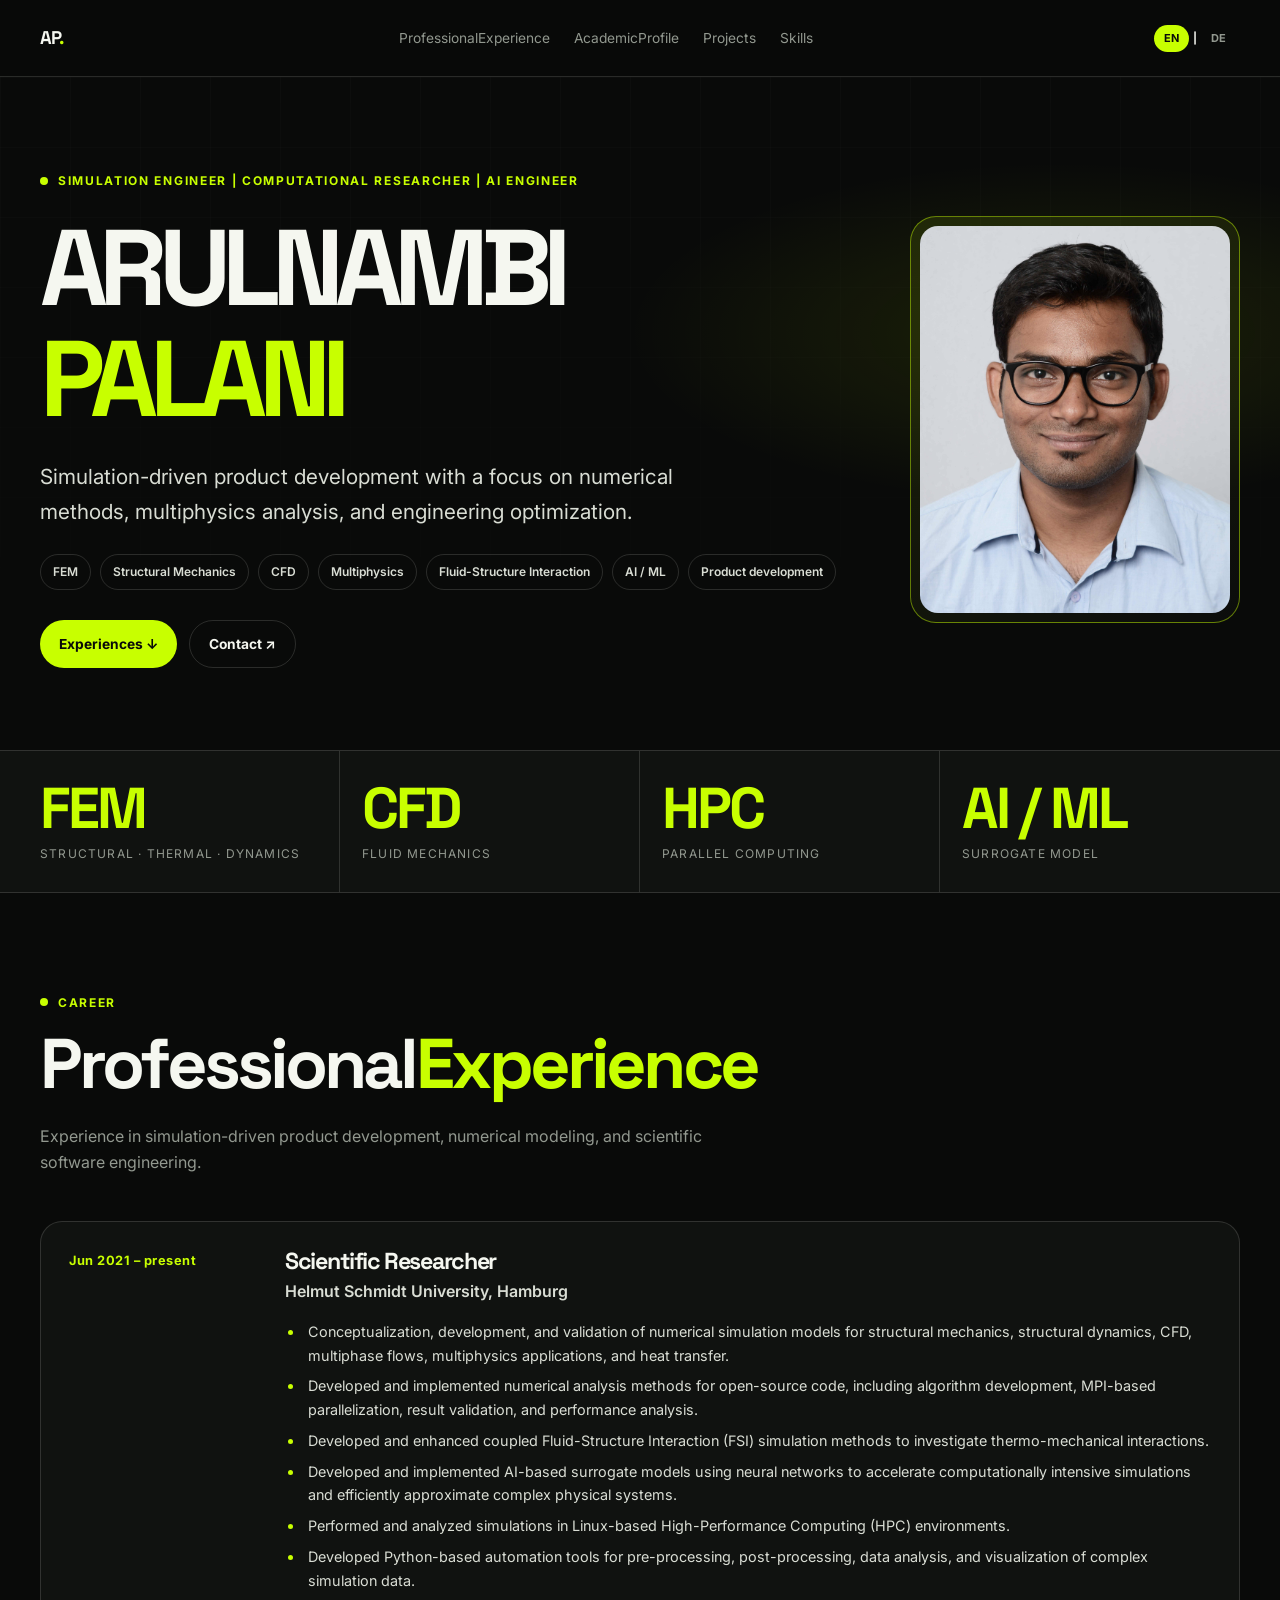
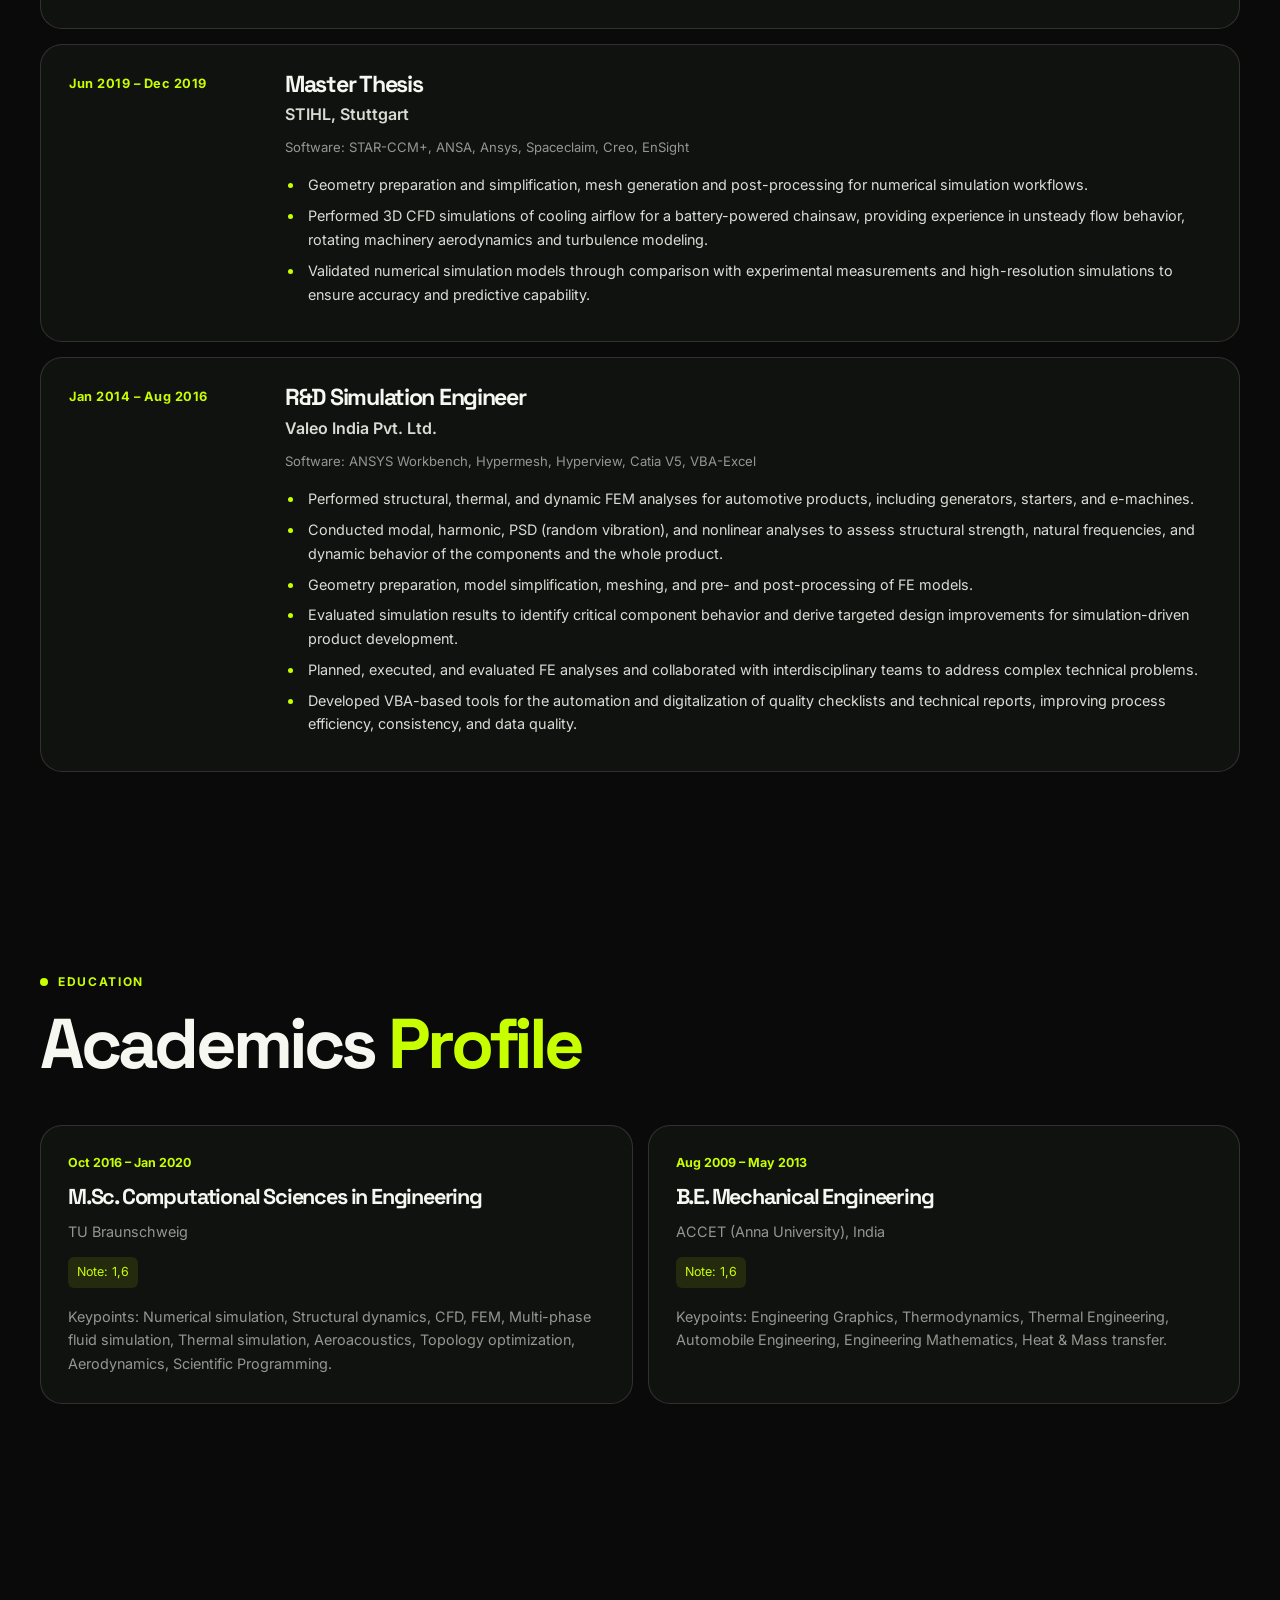
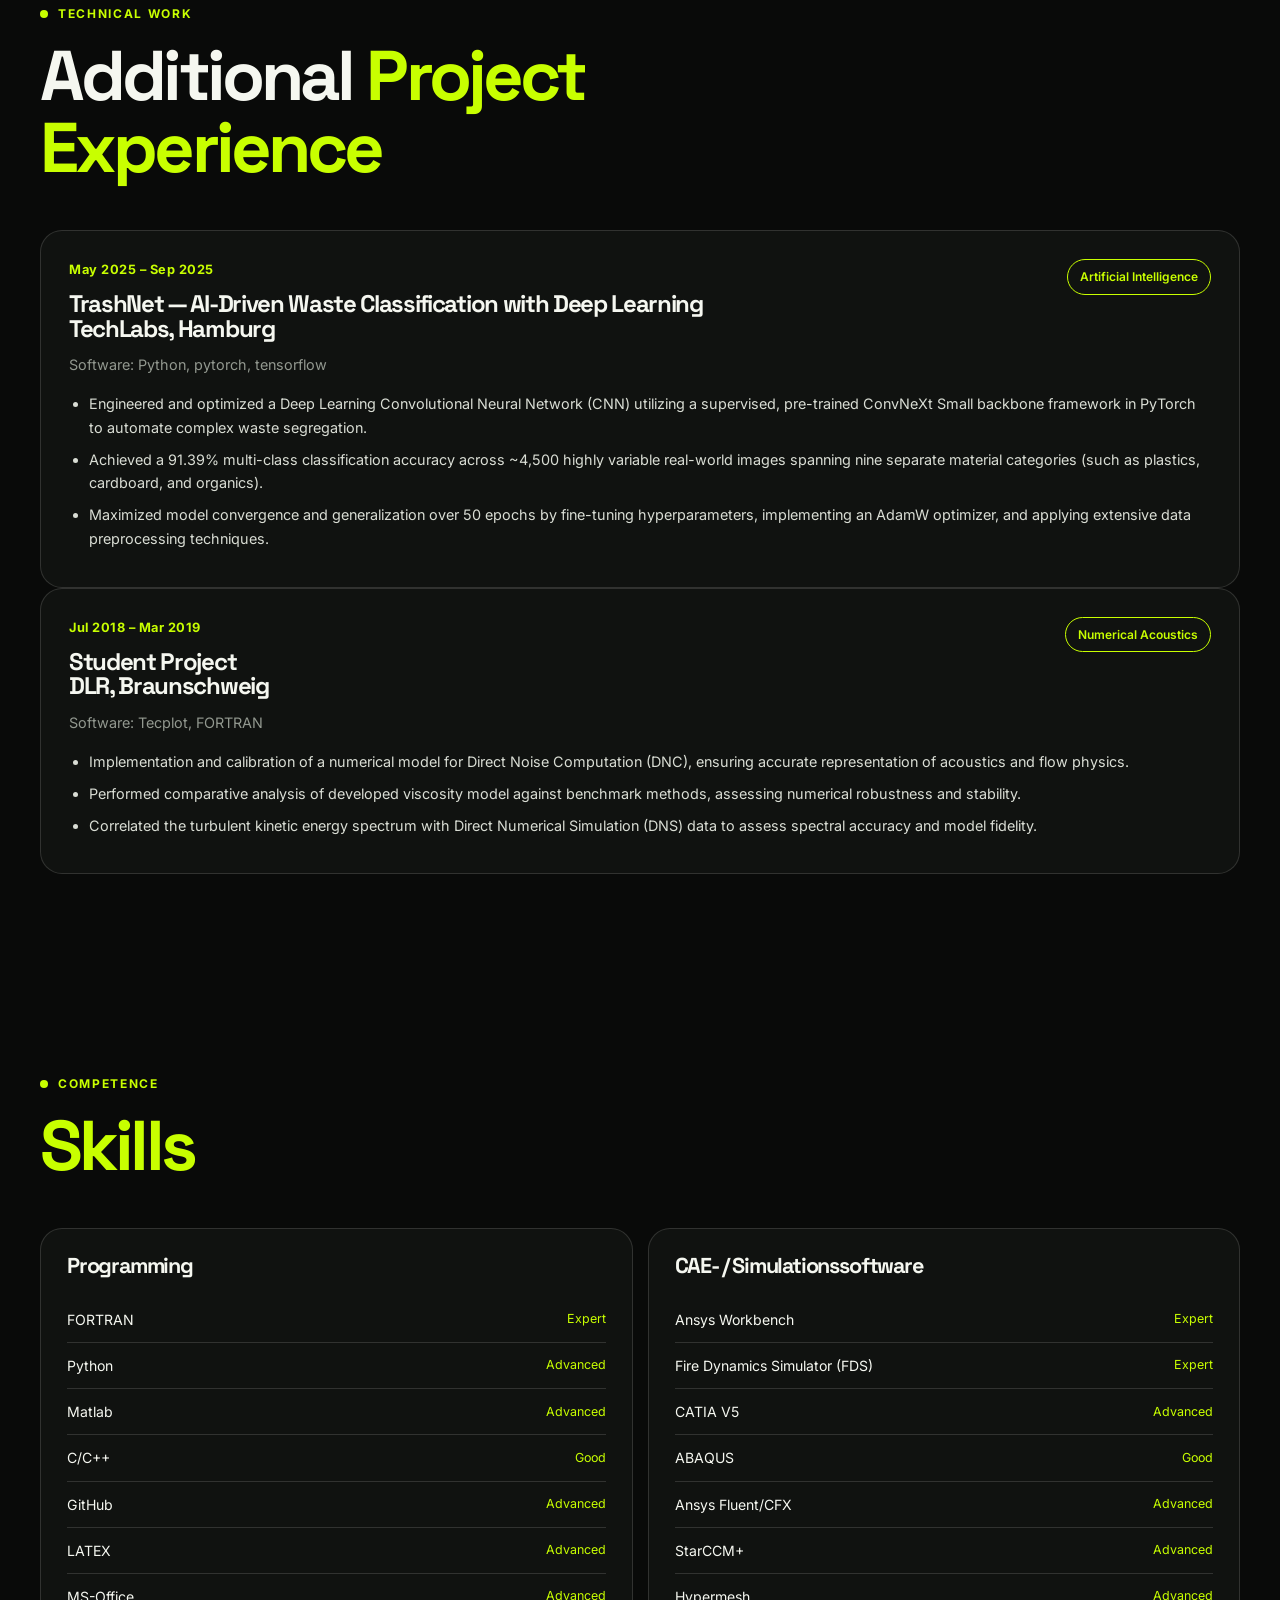
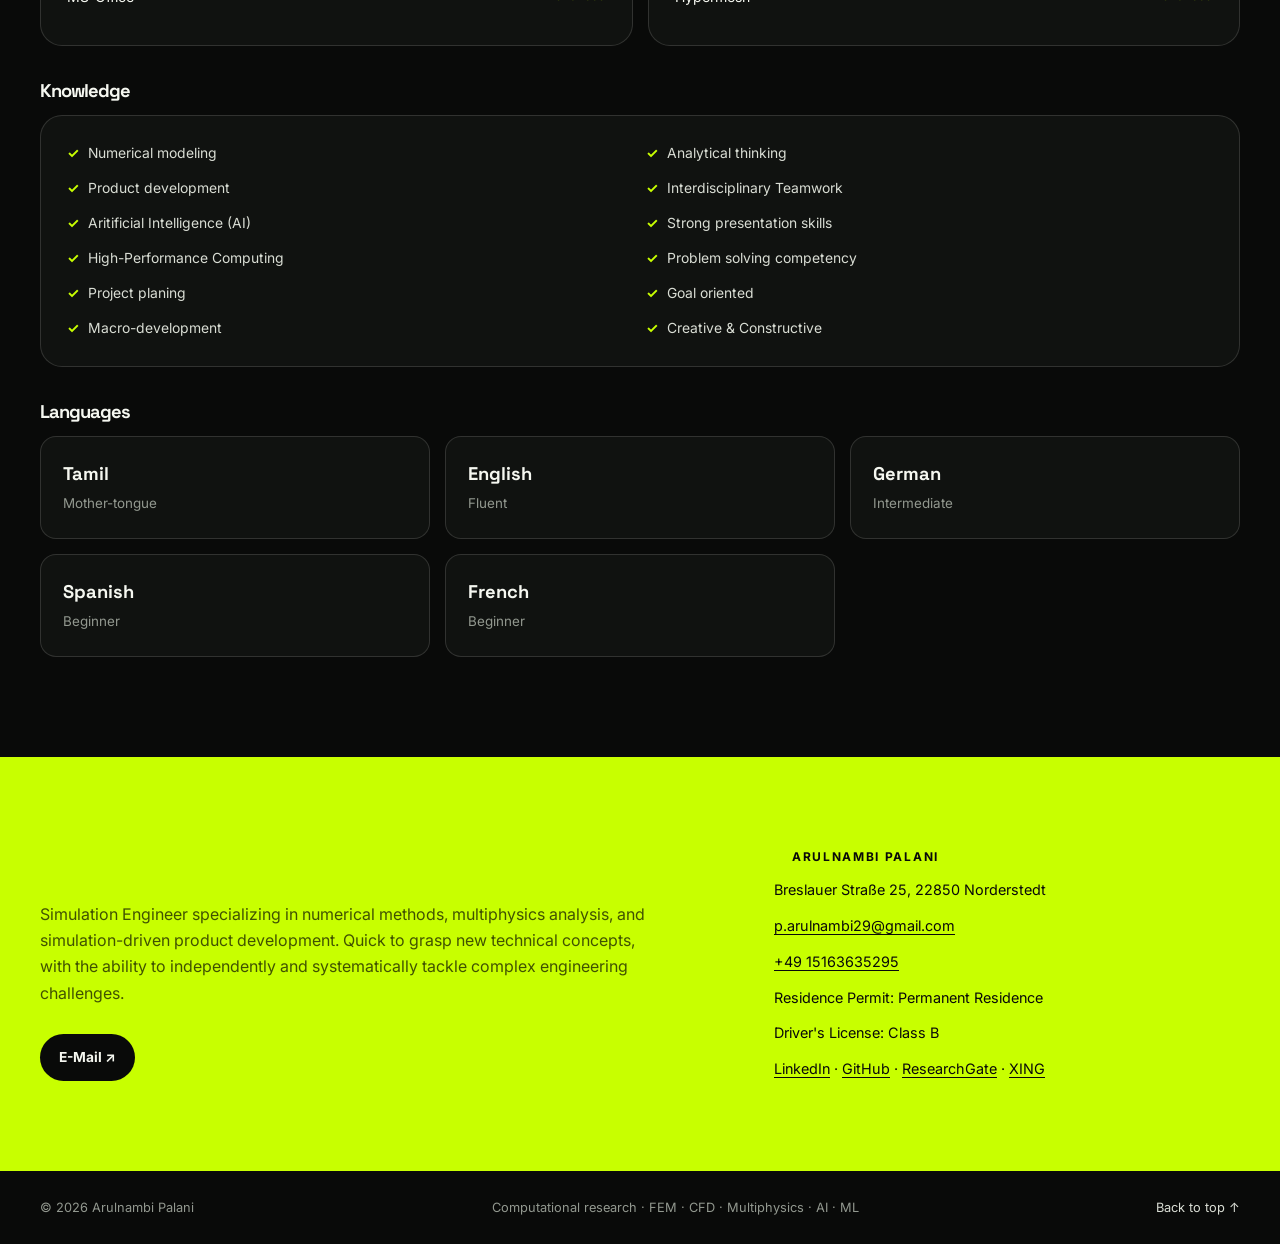
<file: en.html>
<!doctype html>
<html lang="en">
<head>
<title>Arulnambi Palani | Simulation Engineer & Researcher</title>

<meta name="description" content="Official portfolio of Arulnambi Palani, a simulation engineer and researcher specialising in FEM, CFD, numerical modelling, and computational engineering.">

<meta name="author" content="Arulnambi Palani">

<meta name="robots" content="index, follow">

<link rel="canonical" href="https://arulnambi-palani.github.io/">

<meta name="google-site-verification" content="sbKz-i8ucErC-G7kz3APsOQC602O_5bGbnHYr5cC4zI" />
<meta name="description" content="Arulnambi Palani - Computational Engineer Portfolio. Projects, experience, and contact.">
<meta name="keywords" content="Arulnambi Palani, developer, portfolio, GitHub">
<meta name="author" content="Arulnambi Palani">
<meta name="viewport" content="width=device-width, initial-scale=1.0">
<meta charset="utf-8"><meta name="viewport" content="width=device-width,initial-scale=1">
<meta name="theme-color" content="#090a09">
<meta name="description" content="Arulnambi Palani — Simulation Engineer. Simulation-driven product development with a focus on numerical methods, multiphysics analysis, and engineering optimization.">
<!--<title>Arulnambi Palani | Berechnungsingenieur</title>-->
<link rel="preconnect" href="https://fonts.googleapis.com"><link rel="preconnect" href="https://fonts.gstatic.com" crossorigin>
<link href="https://fonts.googleapis.com/css2?family=Inter:wght@400;500;600;700&family=Space+Grotesk:wght@400;500;600;700&display=swap" rel="stylesheet">
<link rel="stylesheet" href="style.css">
<!--<style>
:root{--black:#090a09;--surface:#101210;--surface2:#171917;--lime:#c8ff00;--lime2:#d9ff66;--white:#f5f7f0;--soft:#d9ddd4;--muted:#92988f;--line:rgba(245,247,240,.14);--max:1200px;--r:22px}
*{box-sizing:border-box;margin:0;padding:0}html{scroll-behavior:smooth;scroll-padding-top:90px}body{background:var(--black);color:var(--white);font:16px/1.65 Inter,Arial,sans-serif}a{color:inherit;text-decoration:none}img{display:block;max-width:100%}.container{width:min(calc(100% - 44px),var(--max));margin:auto}.eyebrow{color:var(--lime);font-size:.75rem;font-weight:700;letter-spacing:.14em;text-transform:uppercase;display:flex;align-items:center;gap:10px}.eyebrow:before{content:"";width:8px;height:8px;background:var(--lime);border-radius:50%}h1,h2,h3,h4,.logo,.big-number{font-family:"Space Grotesk",sans-serif;letter-spacing:-.055em;line-height:1.03}h2{font-size:clamp(2.5rem,5.5vw,5rem)}h2 span,.lime{color:var(--lime)}.section{padding:100px 0}.section-head{max-width:850px;margin-bottom:45px}.section-head h2{margin-top:16px}.section-head p{max-width:720px;color:var(--muted);margin-top:22px}.nav{position:sticky;top:0;z-index:20;background:rgba(9,10,9,.88);backdrop-filter:blur(16px);border-bottom:1px solid var(--line)}.nav-inner{min-height:76px;display:flex;align-items:center;justify-content:space-between;gap:20px}.logo{font-size:1.15rem;font-weight:700;white-space:nowrap}.logo span{color:var(--lime)}.nav-links{display:flex;align-items:center;gap:24px;color:var(--muted);font-size:.86rem}.nav-links a:hover,.text-link:hover{color:var(--lime)}.pill-button,.button{display:inline-flex;align-items:center;justify-content:center;gap:10px;border-radius:999px;padding:12px 19px;font-size:.86rem;font-weight:700;transition:.2s}.pill-button,.button-primary{background:var(--lime);color:#090a09}.pill-button:hover,.button-primary:hover{background:var(--lime2);transform:translateY(-2px)}.button-secondary{border:1px solid var(--line)}.button-secondary:hover{background:var(--surface2)}
.hero{position:relative;overflow:hidden;padding:94px 0 82px;background:radial-gradient(ellipse at 83% 38%,rgba(200,255,0,.1),transparent 29%),var(--black)}.hero:before{content:"";position:absolute;inset:0;opacity:.11;background-image:linear-gradient(rgba(255,255,255,.15) 1px,transparent 1px),linear-gradient(90deg,rgba(255,255,255,.15) 1px,transparent 1px);background-size:70px 70px;mask-image:linear-gradient(to bottom,#000,transparent 95%)}.hero-grid{position:relative;display:grid;grid-template-columns:minmax(0,1.6fr) minmax(250px,.65fr);align-items:center;gap:50px}.hero h1{font-size:clamp(3.8rem,8.4vw,8rem);font-weight:700;letter-spacing:-.08em;margin:22px 0 26px}.hero-subtitle{font-size:clamp(1.05rem,1.7vw,1.3rem);color:var(--soft);max-width:700px}.hero-tags{display:flex;flex-wrap:wrap;gap:9px;margin-top:25px}.tag{border:1px solid var(--line);padding:7px 12px;border-radius:999px;color:var(--soft);font-size:.75rem;font-weight:600}.tag.hot{border-color:var(--lime);color:var(--lime)}.hero-actions{display:flex;gap:12px;flex-wrap:wrap;margin-top:30px}.portrait-wrap{justify-self:end;position:relative;width:min(100%,330px)}.portrait-frame{padding:9px;border:1px solid rgba(200,255,0,.45);border-radius:26px;background:linear-gradient(145deg,rgba(200,255,0,.1),rgba(255,255,255,.015))}.portrait{width:100%;aspect-ratio:4/5;object-fit:cover;object-position:center 25%;border-radius:18px;filter:saturate(.88)}.portrait-label{margin-top:13px;color:var(--muted);font-size:.75rem;letter-spacing:.08em;text-transform:uppercase}.portrait-label strong{color:var(--lime);font-weight:600}.stats{background:var(--surface);border-block:1px solid var(--line)}.stats-grid{display:grid;grid-template-columns:repeat(4,1fr)}.stat{padding:28px 22px;border-right:1px solid var(--line)}.stat:first-child{padding-left:0}.stat:last-child{border:0}.big-number{font-size:clamp(2.2rem,4.5vw,4rem);color:var(--lime);font-weight:700}.stat-label{font-size:.75rem;color:var(--muted);text-transform:uppercase;letter-spacing:.1em;margin-top:5px}
.card-grid{display:grid;grid-template-columns:repeat(3,minmax(0,1fr));gap:15px}.card{background:var(--surface);border:1px solid var(--line);border-radius:var(--r);padding:26px;position:relative;overflow:hidden;transition:transform .22s,border-color .22s}.card:hover{transform:translateY(-4px);border-color:rgba(200,255,0,.4)}.card-index{font:700 .8rem "Space Grotesk",sans-serif;color:#596052}.card h3{font-size:1.55rem;margin:22px 0 12px}.card p,.muted{color:var(--muted);font-size:.9rem}.card-icon{position:absolute;right:23px;top:20px;color:var(--lime);font-family:"Space Grotesk";font-weight:700;font-size:1.25rem}.subhead{font-size:1.15rem;margin:36px 0 14px;color:var(--white)}
.timeline{display:grid;gap:15px}.timeline-item{display:grid;grid-template-columns:190px minmax(0,1fr);gap:26px;background:var(--surface);border:1px solid var(--line);border-radius:var(--r);padding:28px}.timeline-date{font-size:.8rem;color:var(--lime);font-weight:700;letter-spacing:.04em}.timeline h3{font-size:1.45rem;margin:0 0 5px}.org{color:var(--soft);font-weight:600}.software{margin-top:9px;color:var(--muted);font-size:.82rem}.timeline ul{padding-left:19px;margin-top:15px;color:var(--soft);font-size:.9rem}.timeline li{padding-left:4px;margin:7px 0}.timeline li::marker{color:var(--lime)}
.education-grid{display:grid;grid-template-columns:1fr 1fr;gap:15px}.education{padding:27px;border:1px solid var(--line);border-radius:var(--r);background:var(--surface)}.education .date{color:var(--lime);font-size:.78rem;font-weight:700}.education h3{font-size:1.35rem;margin:12px 0}.grade{display:inline-block;margin-top:13px;padding:5px 9px;border-radius:6px;background:rgba(200,255,0,.1);color:var(--lime);font-size:.78rem}.project-card{background:var(--surface);border:1px solid var(--line);border-radius:var(--r);padding:28px}.project-top{display:flex;justify-content:space-between;gap:18px;align-items:start}.project-card h3{font-size:1.5rem;margin:12px 0}.project-card ul{padding-left:20px;margin-top:15px;color:var(--soft);font-size:.9rem}.project-card li{margin:8px 0}.skill-columns{display:grid;grid-template-columns:1fr 1fr;gap:15px}.skill-panel{background:var(--surface);border:1px solid var(--line);border-radius:var(--r);padding:26px}.skill-panel h3{font-size:1.35rem;margin-bottom:20px}.skill-row{display:grid;grid-template-columns:minmax(0,1fr) auto;gap:15px;align-items:center;padding:11px 0;border-bottom:1px solid var(--line);font-size:.88rem}.skill-row:last-child{border-bottom:0}.level{color:var(--lime);font-size:.78rem;text-align:right}.check-list{list-style:none;display:grid;grid-template-columns:1fr 1fr;gap:12px}.check-list li{color:var(--soft);font-size:.87rem}.check-list li:before{content:"✓";color:var(--lime);font-weight:700;margin-right:9px}.language-grid{display:grid;grid-template-columns:repeat(3,1fr);gap:15px}.language{background:var(--surface);border:1px solid var(--line);border-radius:16px;padding:22px}.language strong{display:block;font-family:"Space Grotesk";font-size:1.15rem}.language span{color:var(--muted);font-size:.84rem}.contact{background:var(--lime);color:var(--black);padding:90px 0;position:relative;overflow:hidden}.contact h2{font-size:clamp(3rem,7vw,6.5rem);max-width:850px}.contact p{max-width:620px;color:rgba(0,0,0,.68);margin:22px 0 28px}.contact .button{background:var(--black);color:var(--white)}.contact-grid{display:grid;grid-template-columns:1.2fr .8fr;gap:35px;align-items:end}.contact-details{display:grid;gap:12px;font-size:.9rem}.contact-details a{text-decoration:underline;text-underline-offset:3px}.footer{padding:26px 0;color:var(--muted);font-size:.8rem}.footer-inner{display:flex;justify-content:space-between;gap:20px;flex-wrap:wrap}.text-link{color:var(--soft)}
@media(max-width:850px){.nav-links{display:none}.hero-grid{grid-template-columns:1fr .65fr;gap:25px}.hero h1{font-size:clamp(3.7rem,9vw,6rem)}.card-grid{grid-template-columns:1fr 1fr}.timeline-item{grid-template-columns:140px 1fr}.contact-grid{grid-template-columns:1fr}.stats-grid{grid-template-columns:repeat(2,1fr)}.stat:nth-child(2){border-right:0}.stat:nth-child(-n+2){border-bottom:1px solid var(--line)}.stat:nth-child(3){padding-left:0}}
@media(max-width:600px){.container{width:min(calc(100% - 30px),var(--max))}.section{padding:70px 0}.hero{padding:62px 0}.hero-grid{grid-template-columns:1fr}.hero h1{font-size:clamp(3.5rem,17vw,6rem)}.portrait-wrap{justify-self:start;width:220px}.hero-subtitle{font-size:1rem}.card-grid,.education-grid,.skill-columns{grid-template-columns:1fr}.timeline-item{grid-template-columns:1fr;gap:10px;padding:22px}.stats-grid{grid-template-columns:1fr 1fr}.stat{padding:20px 12px}.stat:first-child,.stat:nth-child(3){padding-left:12px}.big-number{font-size:2.5rem}.check-list{grid-template-columns:1fr}.language-grid{grid-template-columns:1fr}.project-top{display:block}.section-head{margin-bottom:30px}.contact{padding:70px 0}}
</style> -->
</head>
<body>
<header class="nav"><div class="container nav-inner"><a class="logo" href="#top">AP<span>.</span></a><nav class="nav-links"><a href="#berufserfahrung">ProfessionalExperience</a><a href="#akademische-laufbahn">AcademicProfile</a><a href="#projekte">Projects</a><a href="#faehigkeiten">Skills</a></nav><div class="language-toggle" aria-label="Sprache"><a href="en.html" lang="en" class="active" aria-current="page">EN</a><span>|</span><a href="index.html" lang="de">DE</a></div></div></header>
<main id="top">
<section class="hero"><div class="container hero-grid"><div><div class="eyebrow">Simulation Engineer | Computational Researcher | AI Engineer </div><h1>ARULNAMBI<br><span class="lime">PALANI</span></h1><p class="hero-subtitle">Simulation-driven product development with a focus on numerical methods, multiphysics analysis, and engineering optimization.</p><div class="hero-tags"><span class="tag">FEM</span><span class="tag">Structural Mechanics</span><span class="tag">CFD</span><span class="tag">Multiphysics</span><span class="tag">Fluid-Structure Interaction</span><span class="tag">AI / ML</span><span class="tag">Product development</span></div><div class="hero-actions"><a class="button button-primary" href="#berufserfahrung">Experiences ↓</a><a class="button button-secondary" href="mailto:p.arulnambi29@gmail.com">Contact ↗</a></div></div><aside class="portrait-wrap"><div class="portrait-frame"><img class="portrait" src="arulnambi-palani.jpg" alt="Passbild von Arulnambi Palani"></div><!--<div class="portrait-label"><strong>Arulnambi Palani</strong> · Simulation Engineer | Computational Researcher</div>--></aside></div></section>
<section class="stats"><div class="container stats-grid"><div class="stat"><div class="big-number">FEM</div><div class="stat-label">Structural · Thermal · Dynamics</div></div><div class="stat"><div class="big-number">CFD</div><div class="stat-label">Fluid Mechanics</div></div><div class="stat"><div class="big-number">HPC</div><div class="stat-label">Parallel Computing</div></div><div class="stat"><div class="big-number">AI / ML</div><div class="stat-label">Surrogate model</div></div></div></section>
<section class="section" id="berufserfahrung"><div class="container"><div class="section-head"><div class="eyebrow">Career</div><h2>Professional<span>Experience</span></h2><p>Experience in simulation-driven product development, numerical modeling, and scientific software engineering.</p></div><div class="timeline">
<article class="timeline-item"><div class="timeline-date">Jun 2021 – present</div><div><h3>Scientific Researcher</h3><div class="org">Helmut Schmidt University, Hamburg</div><ul><li>Conceptualization, development, and validation of numerical simulation models for structural mechanics, structural dynamics, CFD, multiphase flows, multiphysics applications, and heat transfer.</li><li>Developed and implemented numerical analysis methods for open-source code, including algorithm development, MPI-based parallelization, result validation, and performance analysis.</li><li>Developed and enhanced coupled Fluid-Structure Interaction (FSI) simulation methods to investigate thermo-mechanical interactions.</li><li>Developed and implemented AI-based surrogate models using neural networks to accelerate computationally intensive simulations and efficiently approximate complex physical systems.</li><li>Performed and analyzed simulations in Linux-based High-Performance Computing (HPC) environments.</li><li>Developed Python-based automation tools for pre-processing, post-processing, data analysis, and visualization of complex simulation data.</li></ul></div></article>
<article class="timeline-item"><div class="timeline-date">Jun 2019 – Dec 2019</div><div><h3>Master Thesis</h3><div class="org">STIHL, Stuttgart</div><div class="software">Software: STAR-CCM+, ANSA, Ansys, Spaceclaim, Creo, EnSight</div><ul><li>Geometry preparation and simplification, mesh generation and post-processing for numerical simulation workflows.</li><li>Performed 3D CFD simulations of cooling airflow for a battery-powered chainsaw, providing experience in unsteady flow behavior, rotating machinery aerodynamics and turbulence modeling.</li><li>Validated numerical simulation models through comparison with experimental measurements and high-resolution simulations to ensure accuracy and predictive capability.</li></ul></div></article>
<article class="timeline-item"><div class="timeline-date">Jan 2014 – Aug 2016</div><div><h3>R&amp;D Simulation Engineer</h3><div class="org">Valeo India Pvt. Ltd.</div><div class="software">Software: ANSYS Workbench, Hypermesh, Hyperview, Catia V5, VBA-Excel</div><ul><li>Performed structural, thermal, and dynamic FEM analyses for automotive products, including generators, starters, and e-machines.</li><li>Conducted modal, harmonic, PSD (random vibration), and nonlinear analyses to assess structural strength, natural frequencies, and dynamic behavior of the components and the whole product.</li><li>Geometry preparation, model simplification, meshing, and pre- and post-processing of FE models.</li><li>Evaluated simulation results to identify critical component behavior and derive targeted design improvements for simulation-driven product development.</li><li>Planned, executed, and evaluated FE analyses and collaborated with interdisciplinary teams to address complex technical problems.</li><li>Developed VBA-based tools for the automation and digitalization of quality checklists and technical reports, improving process efficiency, consistency, and data quality.</li></ul></div></article>
</div></div></section>
<section class="section" id="akademische-laufbahn"><div class="container"><div class="section-head"><div class="eyebrow">Education</div><h2>Academics <span>Profile</span></h2></div><div class="education-grid"><article class="education"><div class="date">Oct 2016 – Jan 2020</div><h3>M.Sc. Computational Sciences in Engineering</h3><p class="muted">TU Braunschweig</p><span class="grade">Note: 1,6</span><p class="muted" style="margin-top:17px">Keypoints: Numerical simulation, Structural dynamics, 
                    CFD, FEM, Multi-phase fluid simulation, Thermal simulation, Aeroacoustics, Topology optimization, Aerodynamics, Scientific Programming.</p></article><article class="education"><div class="date">Aug 2009 – May 2013</div><h3>B.E. Mechanical Engineering</h3><p class="muted">ACCET (Anna University), India</p><span class="grade">Note: 1,6</span><p class="muted" style="margin-top:17px">Keypoints: Engineering Graphics, Thermodynamics, Thermal Engineering, Automobile Engineering, Engineering Mathematics, Heat &amp; Mass transfer.</p></article></div></div></section>
<section class="section" id="projekte"><div class="container"><div class="section-head"><div class="eyebrow">Technical Work</div><h2>Additional <span> Project Experience</span></h2></div><article class="project-card"><div class="project-top"><div><div class="date">May 2025 – Sep 2025</div><h3>TrashNet — AI-Driven Waste Classification with Deep Learning<br>TechLabs, Hamburg</h3><p class="muted">Software: Python, pytorch, tensorflow</p></div><span class="tag hot">Artificial Intelligence</span></div><ul><li>Engineered and optimized a Deep Learning Convolutional Neural Network (CNN) utilizing a supervised, pre-trained ConvNeXt Small backbone framework in PyTorch to automate complex waste segregation.</li><li>Achieved a 91.39% multi-class classification accuracy across ~4,500 highly variable real-world images spanning nine separate material categories (such as plastics, cardboard, and organics).</li><li>Maximized model convergence and generalization over 50 epochs by fine-tuning hyperparameters, implementing an AdamW optimizer, and applying extensive data preprocessing techniques.</li></ul></article>
  <article class="project-card"><div class="project-top"><div><div class="date">Jul 2018 – Mar 2019</div><h3>Student Project<br>DLR, Braunschweig</h3><p class="muted">Software: Tecplot, FORTRAN</p></div><span class="tag hot">Numerical Acoustics</span></div><ul><li>Implementation and calibration of a numerical model for Direct Noise Computation (DNC), ensuring accurate representation of acoustics and flow physics.</li><li>Performed comparative analysis of developed viscosity model against benchmark methods, assessing numerical robustness and stability.</li><li>Correlated the turbulent kinetic energy spectrum with Direct Numerical Simulation (DNS) data to assess spectral accuracy and model fidelity.</li></ul></article></div></section>
<section class="section" id="faehigkeiten"><div class="container"><div class="section-head"><div class="eyebrow">Competence</div><h2><span>Skills</span></h2></div><div class="skill-columns"><div class="skill-panel"><h3>Programming</h3><div class="skill-row"><span>FORTRAN</span><span class="level">Expert</span></div><div class="skill-row"><span>Python</span><span class="level">Advanced</span></div><div class="skill-row"><span>Matlab</span><span class="level">Advanced</span></div><div class="skill-row"><span>C/C++</span><span class="level">Good</span></div><div class="skill-row"><span>GitHub</span><span class="level">Advanced</span></div><div class="skill-row"><span>LATEX</span><span class="level">Advanced</span></div><div class="skill-row"><span>MS-Office</span><span class="level">Advanced</span></div></div><div class="skill-panel"><h3>CAE- / Simulationssoftware</h3><div class="skill-row"><span>Ansys Workbench</span><span class="level">Expert</span></div><div class="skill-row"><span>Fire Dynamics Simulator (FDS)</span><span class="level">Expert</span></div><div class="skill-row"><span>CATIA V5</span><span class="level">Advanced</span></div><div class="skill-row"><span>ABAQUS</span><span class="level">Good</span></div><div class="skill-row"><span>Ansys Fluent/CFX</span><span class="level">Advanced</span></div><div class="skill-row"><span>StarCCM+</span><span class="level">Advanced</span></div><div class="skill-row"><span>Hypermesh</span><span class="level">Advanced</span></div></div></div>
<h3 class="subhead">Knowledge</h3><div class="skill-panel"><ul class="check-list"><li>Numerical modeling</li><li>Analytical thinking</li><li>Product development</li><li>Interdisciplinary Teamwork</li><li>Aritificial Intelligence (AI)</li><li>Strong presentation skills</li><li>High-Performance Computing</li><li>Problem solving competency</li><li>Project planing</li><li>Goal oriented</li><li>Macro-development</li><li>Creative &amp; Constructive</li></ul></div>
<h3 class="subhead">Languages</h3><div class="language-grid"><div class="language"><strong>Tamil</strong><span>Mother-tongue</span></div><div class="language"><strong>English</strong><span>Fluent</span></div><div class="language"><strong>German</strong><span>Intermediate</span></div><div class="language"><strong>Spanish</strong><span>Beginner</span></div><div class="language"><strong>French</strong><span>Beginner</span></div></div></div></section>
<section class="contact" id="kontakt"><div class="container contact-grid"><div><!--<div class="eyebrow" style="color:#090a09">Kontakt</div><h2>Physikalisches Verständnis<br>Numerische Simulation<br>Produktentwicklung</h2>--><p>Simulation Engineer specializing in numerical methods, multiphysics analysis, and simulation-driven product development. Quick to grasp new technical concepts, with the ability to independently and systematically tackle complex engineering challenges.</p><a class="button" href="mailto:p.arulnambi29@gmail.com">E-Mail ↗</a></div><div class="contact-details"><div><div class="eyebrow" style="color:#090a09">Arulnambi Palani</div></div><div>Breslauer Straße 25, 22850 Norderstedt</div><div><a href="mailto:p.arulnambi29@gmail.com">p.arulnambi29@gmail.com</a></div><div><a href="tel:+4915163635295">+49 15163635295</a></div><div>Residence Permit: Permanent Residence</div><div>Driver's License: Class B</div><div><a href="https://www.linkedin.com/in/arulnambi-palani/">LinkedIn</a> · <a href="https://github.com/arulnambi-palani">GitHub</a> · <a href="https://www.researchgate.net/profile/arulnambipalani">ResearchGate</a> · <a href="https://www.xing.com/profile/ARULNAMBI_PALANI/">XING</a> <!--<span style="font-size:.75rem">(Links bitte ergänzen)</span>--></div></div></div></section>
</main><footer class="footer"><div class="container footer-inner"><span>© 2026 Arulnambi Palani</span><span>Computational research · FEM · CFD · Multiphysics · AI · ML</span><a class="text-link" href="#top">Back to top ↑</a></div></footer>
</body></html>
</file>
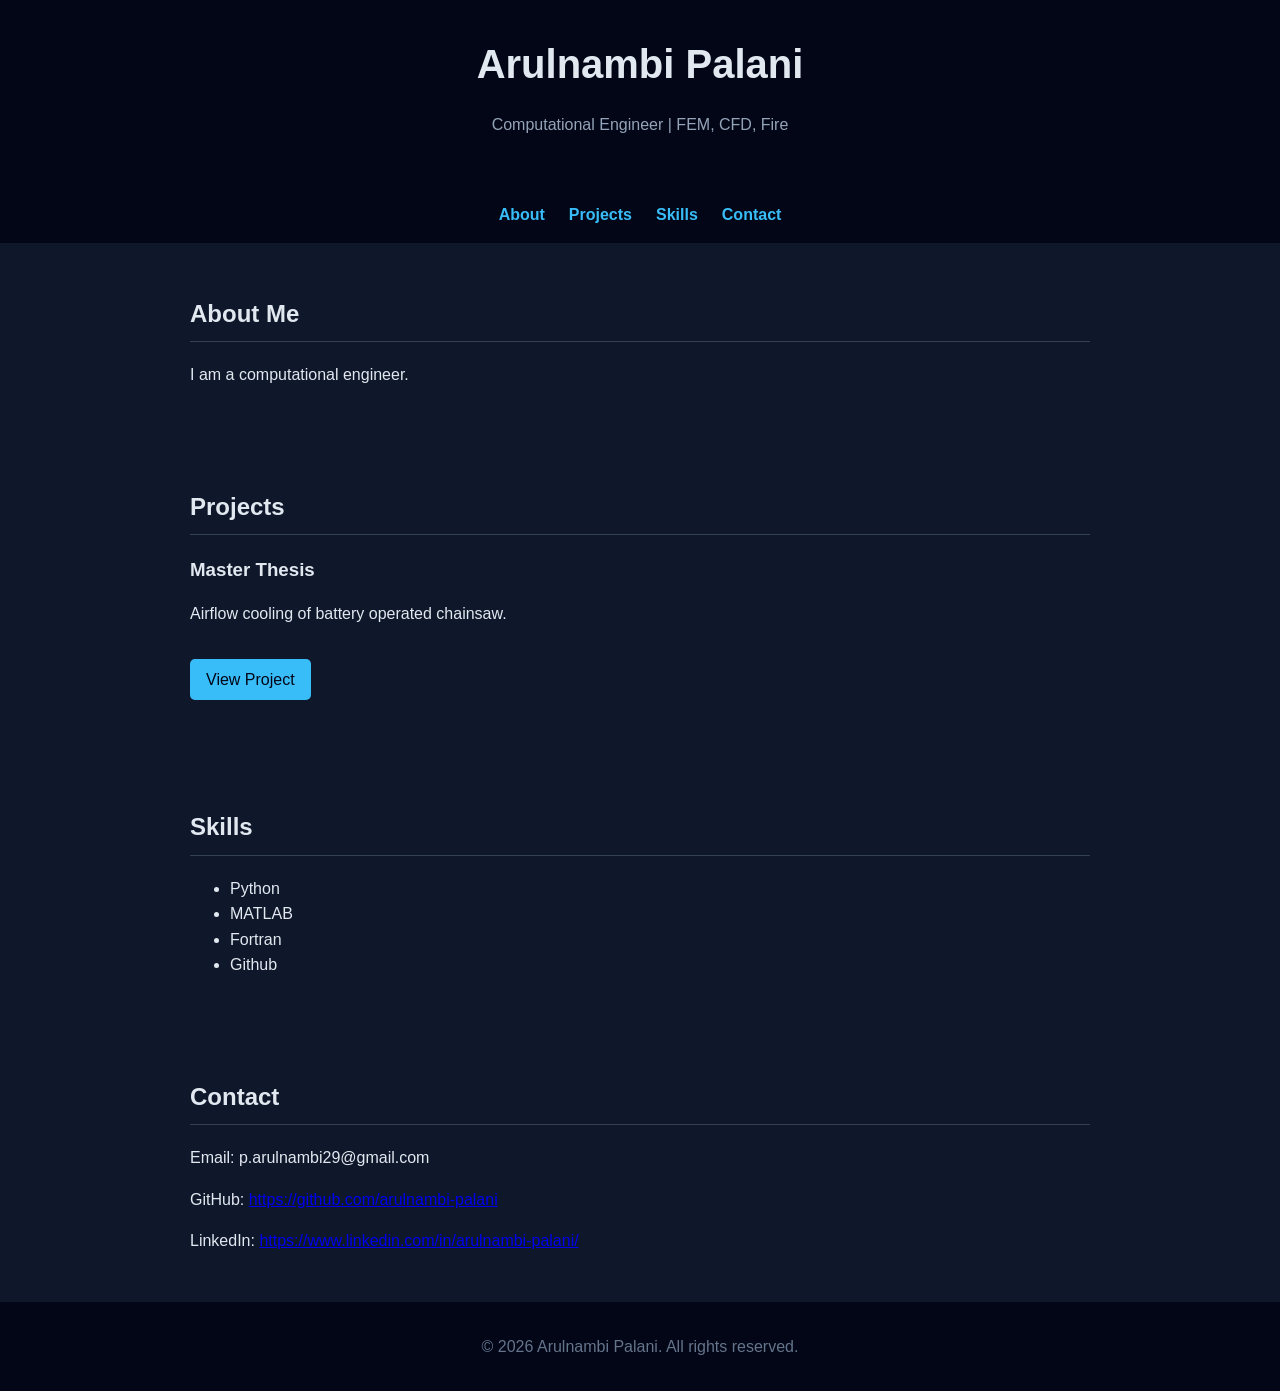
<file: old.html>
<!DOCTYPE html>
<html lang="en">
<head>
  <meta name="description" content="Arulnambi Palani - Computational Engineer Portfolio. Projects, experience, and contact.">
  <meta name="keywords" content="Arulnambi Palani, developer, portfolio, GitHub">
  <meta name="author" content="Arulnambi Palani">
  <meta charset="UTF-8">
  <meta name="viewport" content="width=device-width, initial-scale=1.0">
  <title>Arulnambi Palani | Portfolio</title>
  <style>
    body {
      margin: 0;
      font-family: Arial, sans-serif;
      line-height: 1.6;
      background: #0f172a;
      color: #e2e8f0;
    }

    header {
      padding: 2rem;
      text-align: center;
      background: #020617;
    }

    header h1 {
      margin: 0;
      font-size: 2.5rem;
    }

    header p {
      color: #94a3b8;
    }

    nav {
      display: flex;
      justify-content: center;
      gap: 1.5rem;
      padding: 1rem;
      background: #020617;
    }

    nav a {
      color: #38bdf8;
      text-decoration: none;
      font-weight: bold;
    }

    section {
      max-width: 900px;
      margin: auto;
      padding: 2rem;
    }

    h2 {
      border-bottom: 1px solid #334155;
      padding-bottom: 0.5rem;
    }

    .project {
      margin-bottom: 1.5rem;
    }

    .project h3 {
      margin: 0;
    }

    footer {
      text-align: center;
      padding: 1rem;
      background: #020617;
      color: #64748b;
    }

    .btn {
      display: inline-block;
      margin-top: 1rem;
      padding: 0.5rem 1rem;
      background: #38bdf8;
      color: #020617;
      border-radius: 5px;
      text-decoration: none;
    }
  </style>
</head>
<body>

<header>
  <h1>Arulnambi Palani</h1>
  <p>Computational Engineer | FEM, CFD, Fire </p>
</header>

<nav>
  <a href="#about">About</a>
  <a href="#projects">Projects</a>
  <a href="#skills">Skills</a>
  <a href="#contact">Contact</a>
</nav>

<section id="about">
  <h2>About Me</h2>
  <p>
    I am a computational engineer.
  </p>
</section>

<section id="projects">
  <h2>Projects</h2>

  <div class="project">
    <h3>Master Thesis</h3>
    <p>Airflow cooling of battery operated chainsaw.</p>
    <a class="btn" href="#">View Project</a>
  </div>



</section>

<section id="skills">
  <h2>Skills</h2>
  <ul>
    <li>Python</li>
    <li>MATLAB</li>
    <li>Fortran</li>
    <li>Github</li>
  </ul>
</section>

<section id="contact">
  <h2>Contact</h2>
  <p>Email: p.arulnambi29@gmail.com</p>
  <p>GitHub: <a href="#">https://github.com/arulnambi-palani</a></p>
  <p>LinkedIn: <a href="#">https://www.linkedin.com/in/arulnambi-palani/</a></p>
</section>

<footer>
  <p>© 2026 Arulnambi Palani. All rights reserved.</p>
</footer>

</body>
</html>
</file>
<file: style.css>
/* Shared stylesheet for index.html (German) and en.html (English). */
:root{--black:#090a09;--surface:#101210;--surface2:#171917;--lime:#c8ff00;--lime2:#d9ff66;--white:#f5f7f0;--soft:#d9ddd4;--muted:#92988f;--line:rgba(245,247,240,.14);--max:1200px;--r:22px}
*{box-sizing:border-box;margin:0;padding:0}html{scroll-behavior:smooth;scroll-padding-top:90px}body{background:var(--black);color:var(--white);font:16px/1.65 Inter,Arial,sans-serif}a{color:inherit;text-decoration:none}img{display:block;max-width:100%}.container{width:min(calc(100% - 44px),var(--max));margin:auto}.eyebrow{color:var(--lime);font-size:.75rem;font-weight:700;letter-spacing:.14em;text-transform:uppercase;display:flex;align-items:center;gap:10px}.eyebrow:before{content:"";width:8px;height:8px;background:var(--lime);border-radius:50%}h1,h2,h3,h4,.logo,.big-number{font-family:"Space Grotesk",sans-serif;letter-spacing:-.055em;line-height:1.03}h2{font-size:clamp(2.5rem,5.5vw,5rem)}h2 span,.lime{color:var(--lime)}.section{padding:100px 0}.section-head{max-width:850px;margin-bottom:45px}.section-head h2{margin-top:16px}.section-head p{max-width:720px;color:var(--muted);margin-top:22px}.nav{position:sticky;top:0;z-index:20;background:rgba(9,10,9,.88);backdrop-filter:blur(16px);border-bottom:1px solid var(--line)}.nav-inner{min-height:76px;display:flex;align-items:center;justify-content:space-between;gap:20px}.logo{font-size:1.15rem;font-weight:700;white-space:nowrap}.logo span{color:var(--lime)}.nav-links{display:flex;align-items:center;gap:24px;color:var(--muted);font-size:.86rem}.nav-links a:hover,.text-link:hover{color:var(--lime)}.pill-button,.button{display:inline-flex;align-items:center;justify-content:center;gap:10px;border-radius:999px;padding:12px 19px;font-size:.86rem;font-weight:700;transition:.2s}.pill-button,.button-primary{background:var(--lime);color:#090a09}.pill-button:hover,.button-primary:hover{background:var(--lime2);transform:translateY(-2px)}.button-secondary{border:1px solid var(--line)}.button-secondary:hover{background:var(--surface2)}
.hero{position:relative;overflow:hidden;padding:94px 0 82px;background:radial-gradient(ellipse at 83% 38%,rgba(200,255,0,.1),transparent 29%),var(--black)}.hero:before{content:"";position:absolute;inset:0;opacity:.11;background-image:linear-gradient(rgba(255,255,255,.15) 1px,transparent 1px),linear-gradient(90deg,rgba(255,255,255,.15) 1px,transparent 1px);background-size:70px 70px;mask-image:linear-gradient(to bottom,#000,transparent 95%)}.hero-grid{position:relative;display:grid;grid-template-columns:minmax(0,1.6fr) minmax(250px,.65fr);align-items:center;gap:50px}.hero h1{font-size:clamp(3.8rem,8.4vw,8rem);font-weight:700;letter-spacing:-.08em;margin:22px 0 26px}.hero-subtitle{font-size:clamp(1.05rem,1.7vw,1.3rem);color:var(--soft);max-width:700px}.hero-tags{display:flex;flex-wrap:wrap;gap:9px;margin-top:25px}.tag{border:1px solid var(--line);padding:7px 12px;border-radius:999px;color:var(--soft);font-size:.75rem;font-weight:600}.tag.hot{border-color:var(--lime);color:var(--lime)}.hero-actions{display:flex;gap:12px;flex-wrap:wrap;margin-top:30px}.portrait-wrap{justify-self:end;position:relative;width:min(100%,330px)}.portrait-frame{padding:9px;border:1px solid rgba(200,255,0,.45);border-radius:26px;background:linear-gradient(145deg,rgba(200,255,0,.1),rgba(255,255,255,.015))}.portrait{width:100%;aspect-ratio:4/5;object-fit:cover;object-position:center 25%;border-radius:18px;filter:saturate(.88)}.portrait-label{margin-top:13px;color:var(--muted);font-size:.75rem;letter-spacing:.08em;text-transform:uppercase}.portrait-label strong{color:var(--lime);font-weight:600}.stats{background:var(--surface);border-block:1px solid var(--line)}.stats-grid{display:grid;grid-template-columns:repeat(4,1fr)}.stat{padding:28px 22px;border-right:1px solid var(--line)}.stat:first-child{padding-left:0}.stat:last-child{border:0}.big-number{font-size:clamp(2.2rem,4.5vw,4rem);color:var(--lime);font-weight:700}.stat-label{font-size:.75rem;color:var(--muted);text-transform:uppercase;letter-spacing:.1em;margin-top:5px}
.language-toggle{display:flex;align-items:center;gap:4px;padding:4px;border:1px solid var(--border);border-radius:999px;font-size:11px;font-weight:700;line-height:1}.language-toggle a{padding:8px 10px;border-radius:999px;color:var(--muted);text-decoration:none}.language-toggle a.active{background:var(--lime);color:var(--black)}.language-toggle a:hover:not(.active){color:var(--white)}.language-toggle span{color:var(--muted-dark)}

.card-grid{display:grid;grid-template-columns:repeat(3,minmax(0,1fr));gap:15px}.card{background:var(--surface);border:1px solid var(--line);border-radius:var(--r);padding:26px;position:relative;overflow:hidden;transition:transform .22s,border-color .22s}.card:hover{transform:translateY(-4px);border-color:rgba(200,255,0,.4)}.card-index{font:700 .8rem "Space Grotesk",sans-serif;color:#596052}.card h3{font-size:1.55rem;margin:22px 0 12px}.card p,.muted{color:var(--muted);font-size:.9rem}.card-icon{position:absolute;right:23px;top:20px;color:var(--lime);font-family:"Space Grotesk";font-weight:700;font-size:1.25rem}.subhead{font-size:1.15rem;margin:36px 0 14px;color:var(--white)}
.timeline{display:grid;gap:15px}.timeline-item{display:grid;grid-template-columns:190px minmax(0,1fr);gap:26px;background:var(--surface);border:1px solid var(--line);border-radius:var(--r);padding:28px}.timeline-date{font-size:.8rem;color:var(--lime);font-weight:700;letter-spacing:.04em}.timeline h3{font-size:1.45rem;margin:0 0 5px}.org{color:var(--soft);font-weight:600}.software{margin-top:9px;color:var(--muted);font-size:.82rem}.timeline ul{padding-left:19px;margin-top:15px;color:var(--soft);font-size:.9rem}.timeline li{padding-left:4px;margin:7px 0}.timeline li::marker{color:var(--lime)}
.timeline-item:hover {
    transform: translateY(-6px);
    border-color: rgba(200, 255, 0, 0.45);
    background: #121512;
}
.education-grid{display:grid;grid-template-columns:1fr 1fr;gap:15px}.education{padding:27px;border:1px solid var(--line);border-radius:var(--r);background:var(--surface)}.education .date{color:var(--lime);font-size:.78rem;font-weight:700}.education h3{font-size:1.35rem;margin:12px 0}.grade{display:inline-block;margin-top:13px;padding:5px 9px;border-radius:6px;background:rgba(200,255,0,.1);color:var(--lime);font-size:.78rem}.project-card{background:var(--surface);border:1px solid var(--line);border-radius:var(--r);padding:28px}.project-top{display:flex;justify-content:space-between;gap:18px;align-items:start}.project-card .date{font-size:.8rem;color:var(--lime);font-weight:700;letter-spacing:.04em}.project-card h3{font-size:1.5rem;margin:12px 0}.project-card ul{padding-left:20px;margin-top:15px;color:var(--soft);font-size:.9rem}.project-card li{margin:8px 0}.skill-columns{display:grid;grid-template-columns:1fr 1fr;gap:15px}.skill-panel{background:var(--surface);border:1px solid var(--line);border-radius:var(--r);padding:26px}.skill-panel h3{font-size:1.35rem;margin-bottom:20px}.skill-row{display:grid;grid-template-columns:minmax(0,1fr) auto;gap:15px;align-items:center;padding:11px 0;border-bottom:1px solid var(--line);font-size:.88rem}.skill-row:last-child{border-bottom:0}.level{color:var(--lime);font-size:.78rem;text-align:right}.check-list{list-style:none;display:grid;grid-template-columns:1fr 1fr;gap:12px}.check-list li{color:var(--soft);font-size:.87rem}.check-list li:before{content:"✓";color:var(--lime);font-weight:700;margin-right:9px}.language-grid{display:grid;grid-template-columns:repeat(3,1fr);gap:15px}.language{background:var(--surface);border:1px solid var(--line);border-radius:16px;padding:22px}.language strong{display:block;font-family:"Space Grotesk";font-size:1.15rem}.language span{color:var(--muted);font-size:.84rem}.contact{background:var(--lime);color:var(--black);padding:90px 0;position:relative;overflow:hidden}.contact h2{font-size:clamp(3rem,7vw,6.5rem);max-width:850px}.contact p{max-width:620px;color:rgba(0,0,0,.68);margin:22px 0 28px}.contact .button{background:var(--black);color:var(--white)}.contact-grid{display:grid;grid-template-columns:1.2fr .8fr;gap:35px;align-items:end}.contact-details{display:grid;gap:12px;font-size:.9rem}.contact-details a{text-decoration:underline;text-underline-offset:3px}.footer{padding:26px 0;color:var(--muted);font-size:.8rem}.footer-inner{display:flex;justify-content:space-between;gap:20px;flex-wrap:wrap}.text-link{color:var(--soft)}
.skill-panel:hover {
    transform: translateY(-6px);
    border-color: rgba(200, 255, 0, 0.45);
    background: #121512;
}
.language:hover {
    transform: translateY(-6px);
    border-color: rgba(200, 255, 0, 0.45);
    background: #121512;
}
.education:hover {
    transform: translateY(-6px);
    border-color: rgba(200, 255, 0, 0.45);
    background: #121512;
}
.project-card:hover {
    transform: translateY(-6px);
    border-color: rgba(200, 255, 0, 0.45);
    background: #121512;
}
@media(max-width:850px){.nav-links{display:none}.hero-grid{grid-template-columns:1fr .65fr;gap:25px}.hero h1{font-size:clamp(3.7rem,9vw,6rem)}.card-grid{grid-template-columns:1fr 1fr}.timeline-item{grid-template-columns:140px 1fr}.contact-grid{grid-template-columns:1fr}.stats-grid{grid-template-columns:repeat(2,1fr)}.stat:nth-child(2){border-right:0}.stat:nth-child(-n+2){border-bottom:1px solid var(--line)}.stat:nth-child(3){padding-left:0}}
@media(max-width:600px){.container{width:min(calc(100% - 30px),var(--max))}.section{padding:70px 0}.hero{padding:62px 0}.hero-grid{grid-template-columns:1fr}.hero h1{font-size:clamp(3.5rem,17vw,6rem)}.portrait-wrap{justify-self:start;width:220px}.hero-subtitle{font-size:1rem}.card-grid,.education-grid,.skill-columns{grid-template-columns:1fr}.timeline-item{grid-template-columns:1fr;gap:10px;padding:22px}.stats-grid{grid-template-columns:1fr 1fr}.stat{padding:20px 12px}.stat:first-child,.stat:nth-child(3){padding-left:12px}.big-number{font-size:2.5rem}.check-list{grid-template-columns:1fr}.language-grid{grid-template-columns:1fr}.project-top{display:block}.section-head{margin-bottom:30px}.contact{padding:70px 0}}
/* Publications - 2*/
.publications-section{padding-top:clamp(4.5rem,8vw,7rem);padding-bottom:clamp(4.5rem,8vw,7rem)}
.publications-list{border-top:1px solid var(--line-light)}
.publication-item{display:grid;grid-template-columns:3.2rem 1fr 2rem;align-items:center;gap:1.25rem;padding:1.65rem 0;border-bottom:1px solid var(--line-light);transition:padding .2s ease,background .2s ease}
.publication-item:hover{padding-left:.75rem;padding-right:.75rem;background:rgba(200,255,0,.07)}
.publication-number{font:500 .72rem var(--mono);color:var(--accent,#8aa900)}
.publication-copy{display:flex;flex-direction:column;gap:.55rem;min-width:0}
.publication-copy strong{font:600 clamp(1.05rem,1.8vw,1.4rem)/1.35 var(--display);letter-spacing:-.025em;max-width:850px}
.publication-copy small{font:500 .65rem var(--mono);letter-spacing:.1em;text-transform:uppercase;color:var(--muted,#777)}
.publication-arrow{justify-self:end;font-size:1.35rem;color:var(--accent,#8aa900);transition:transform .2s ease}
.publication-item:hover .publication-arrow{transform:translate(3px,-3px)}
@media(max-width:600px){.publication-item{grid-template-columns:2rem 1fr 1.2rem;gap:.8rem;padding:1.3rem 0}.publication-copy strong{font-size:1rem}.publication-item:hover{padding-left:.35rem;padding-right:.35rem}}
</file>
